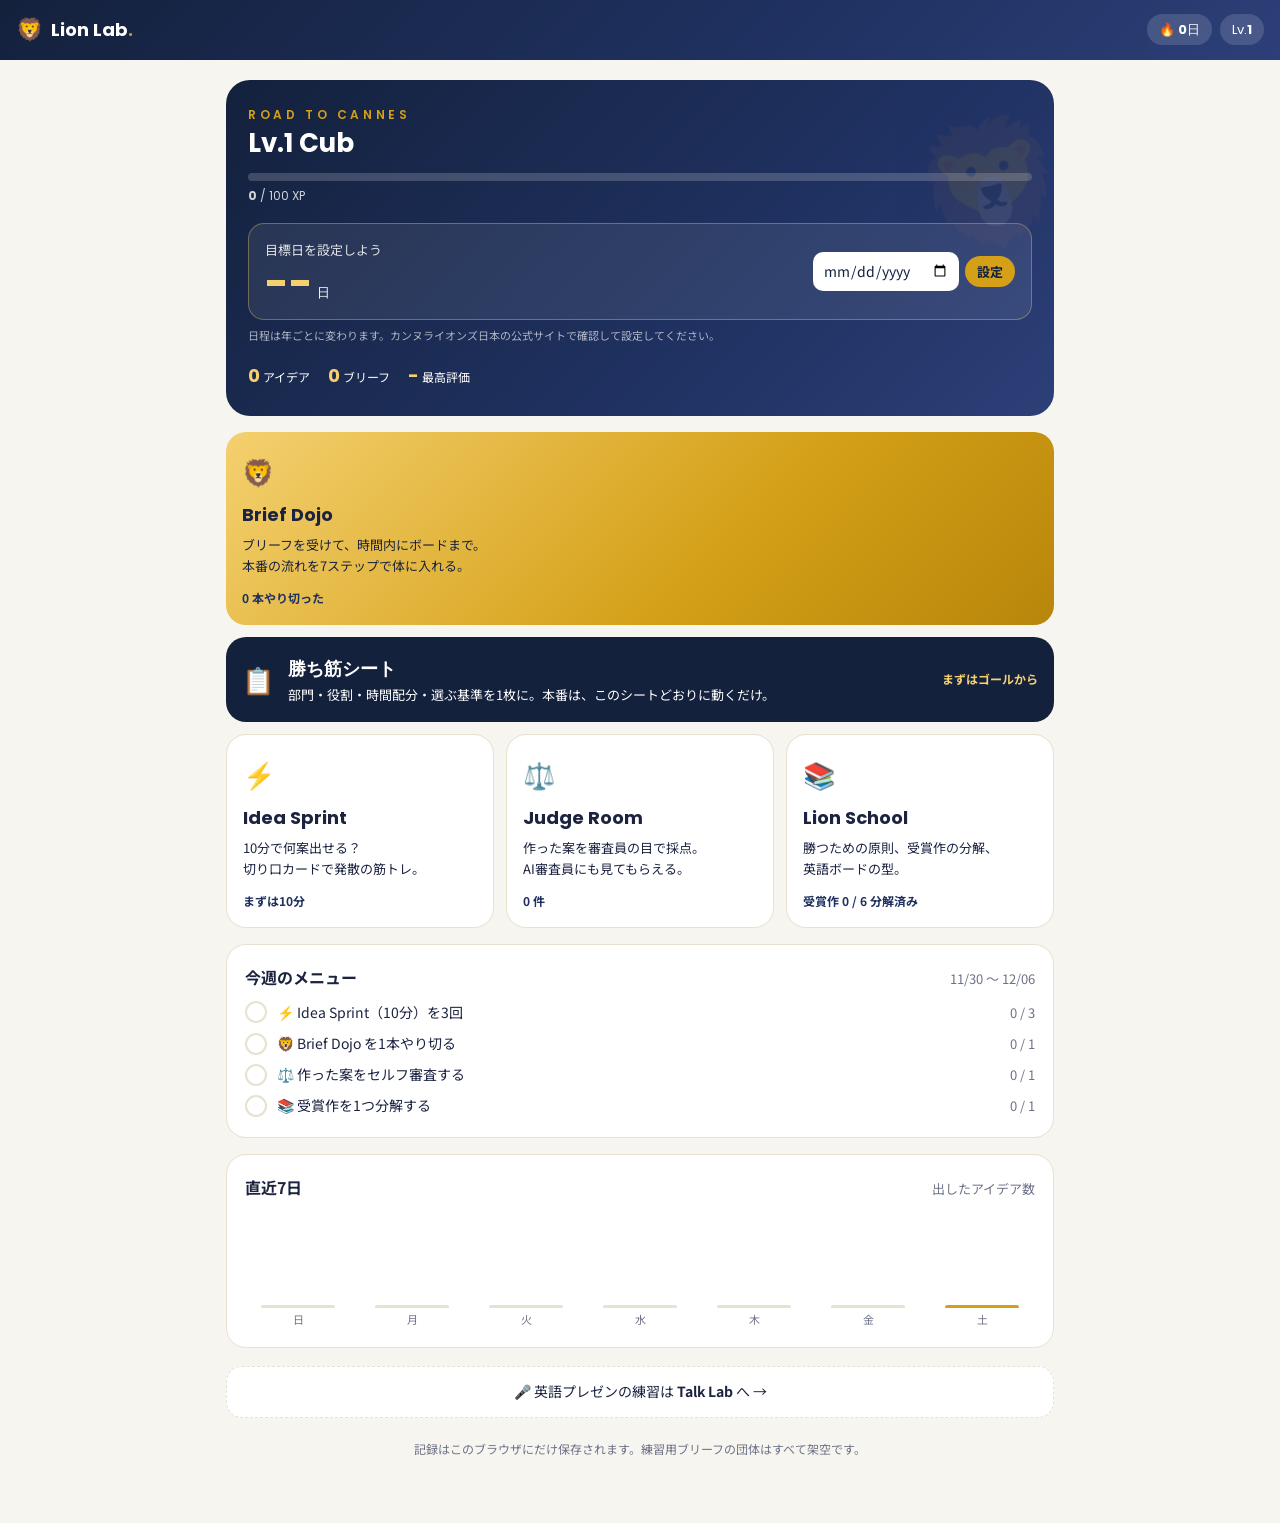
<file: lions/index.html>
<!DOCTYPE html>
<html lang="ja">
<head>
<meta charset="UTF-8">
<meta name="viewport" content="width=device-width, initial-scale=1.0">
<title>Lion Lab | Young Lions Training</title>
<meta name="description" content="ヤングライオンズ（ヤングカンヌ）国内予選と本戦に向けて、ブリーフ対応・アイデア発散・セルフ審査を練習するトレーニングアプリ。">
<meta name="robots" content="noindex">
<meta name="theme-color" content="#14213d">
<link rel="icon" href="icons/icon.svg" type="image/svg+xml">
<link rel="apple-touch-icon" href="../study/icons/icon-180.png">
<meta name="apple-mobile-web-app-title" content="Lion Lab">
<link rel="manifest" href="manifest.webmanifest">
<link rel="preconnect" href="https://fonts.googleapis.com">
<link rel="preconnect" href="https://fonts.gstatic.com" crossorigin>
<link href="https://fonts.googleapis.com/css2?family=Poppins:wght@400;500;600;700;800&family=Noto+Sans+JP:wght@400;500;700;900&display=swap" rel="stylesheet">
<link rel="stylesheet" href="style.css">
</head>
<body>

<header class="app-header">
  <button class="logo" type="button" data-go="home"><span class="logo-mark">🦁</span><span>Lion Lab<span class="dot">.</span></span></button>
  <div class="header-stats">
    <span class="chip" title="連続日数">🔥 <b id="streak">0</b>日</span>
    <span class="chip" title="ランク">Lv.<b id="level">1</b></span>
  </div>
</header>

<main>
  <!-- ============ HOME ============ -->
  <section class="view active" id="view-home">
    <div class="hero-card">
      <p class="eyebrow">ROAD TO CANNES</p>
      <h1 id="rankTitle">Lv.1 Cub</h1>
      <div class="xp-bar"><span id="xpFill"></span></div>
      <p class="xp-text"><b id="xpNow">0</b> / <span id="xpNext">100</span> XP</p>

      <div class="countdown-box">
        <div>
          <p class="cd-label" id="cdLabel">国内予選まで</p>
          <p class="cd-num"><b id="cdDays">--</b><small> 日</small></p>
        </div>
        <form class="cd-form" id="cdForm">
          <input type="date" id="cdDate" aria-label="目標日">
          <button class="mini" type="submit">設定</button>
        </form>
      </div>
      <p class="cd-note">日程は年ごとに変わります。カンヌライオンズ日本の公式サイトで確認して設定してください。</p>
      <div class="hero-stats">
        <span><b id="statIdeas">0</b>アイデア</span>
        <span><b id="statBriefs">0</b>ブリーフ</span>
        <span><b id="statBest">-</b>最高評価</span>
      </div>
    </div>

    <div class="mode-grid">
      <button class="mode-card big" type="button" data-go="brief-list">
        <span class="mode-icon">🦁</span>
        <h2>Brief Dojo</h2>
        <p>ブリーフを受けて、時間内にボードまで。<br>本番の流れを7ステップで体に入れる。</p>
        <span class="mode-meta" id="dojoMeta"></span>
      </button>
      <button class="mode-card plan-card" type="button" data-go="plan">
        <span class="mode-icon">📋</span>
        <div>
          <h2>勝ち筋シート</h2>
          <p>部門・役割・時間配分・選ぶ基準を1枚に。本番は、このシートどおりに動くだけ。</p>
        </div>
        <span class="mode-meta" id="planMeta"></span>
      </button>
      <button class="mode-card" type="button" data-go="spark">
        <span class="mode-icon">⚡</span>
        <h2>Idea Sprint</h2>
        <p>10分で何案出せる？<br>切り口カードで発散の筋トレ。</p>
        <span class="mode-meta" id="sparkMeta"></span>
      </button>
      <button class="mode-card" type="button" data-go="bank">
        <span class="mode-icon">⚖️</span>
        <h2>Judge Room</h2>
        <p>作った案を審査員の目で採点。<br>AI審査員にも見てもらえる。</p>
        <span class="mode-meta" id="bankMeta"></span>
      </button>
      <button class="mode-card" type="button" data-go="learn">
        <span class="mode-icon">📚</span>
        <h2>Lion School</h2>
        <p>勝つための原則、受賞作の分解、<br>英語ボードの型。</p>
        <span class="mode-meta" id="learnMeta"></span>
      </button>
    </div>

    <div class="panel">
      <div class="panel-head">
        <h3>今週のメニュー</h3>
        <span class="muted small" id="weekRange"></span>
      </div>
      <ul class="routine" id="routine"></ul>
    </div>

    <div class="panel week">
      <div class="panel-head"><h3>直近7日</h3><span class="muted small">出したアイデア数</span></div>
      <div class="week-bars" id="weekBars"></div>
    </div>

    <a class="cross-link" href="../talk/">🎤 英語プレゼンの練習は <b>Talk Lab</b> へ →</a>
    <p class="footnote">記録はこのブラウザにだけ保存されます。練習用ブリーフの団体はすべて架空です。</p>
  </section>

  <!-- ============ BRIEF LIST ============ -->
  <section class="view" id="view-brief-list">
    <button class="back" type="button" data-go="home">← ホーム</button>
    <h2 class="view-title">Brief Dojo</h2>
    <p class="lead">部門と時間を選んで、ブリーフを受け取ろう。本番と同じく、<b>社会課題に取り組む団体</b>からの依頼です。</p>

    <h3 class="sub-title">1. 部門</h3>
    <div class="chips" id="catChips"></div>
    <p class="cat-focus" id="catFocus"></p>

    <h3 class="sub-title">2. 時間</h3>
    <div class="chips" id="modeChips"></div>

    <button type="button" class="plan-remind" id="planRemind" data-go="plan" hidden></button>

    <h3 class="sub-title">3. ブリーフ</h3>
    <button class="btn primary wide" type="button" id="randomBrief">🎲 ランダムに受け取る（本番っぽく）</button>
    <div class="list" id="briefList"></div>
  </section>

  <!-- ============ DOJO ============ -->
  <section class="view" id="view-dojo">
    <div class="play-bar">
      <button class="back" type="button" id="dojoExit">← 中断して保存</button>
      <span class="timer" id="dojoTimer">--:--</span>
    </div>

    <details class="brief-card" id="briefCard" open>
      <summary><span id="briefOrg"></span><span class="muted small" id="briefCat"></span></summary>
      <dl>
        <dt>課題</dt><dd id="briefChallenge"></dd>
        <dt>ターゲット</dt><dd id="briefTarget"></dd>
        <dt>ゴール行動</dt><dd id="briefAction"></dd>
        <dt>条件</dt><dd id="briefMandatory"></dd>
      </dl>
    </details>

    <div class="steps" id="dojoSteps"></div>

    <div class="phase-card">
      <div class="phase-head">
        <h3 id="phaseName"></h3>
        <span class="phase-time" id="phaseTime"></span>
      </div>
      <div class="phase-bar"><span id="phaseFill"></span></div>
      <p class="phase-guide" id="phaseGuide"></p>
      <div class="pick-box" id="pickBox" hidden></div>
      <div class="lens-box" id="lensBox" hidden>
        <button class="btn small-btn" type="button" id="lensDraw">🃏 切り口カードを引く</button>
        <div class="lens-card" id="lensCard" hidden></div>
      </div>
      <textarea id="phaseText" rows="10"></textarea>
      <p class="muted small" id="phaseCount"></p>
      <div class="score-actions">
        <button class="btn" type="button" id="phasePrev">← 戻る</button>
        <button class="btn primary" type="button" id="phaseNext">次へ →</button>
      </div>
    </div>
  </section>

  <!-- ============ SPARK ============ -->
  <section class="view" id="view-spark">
    <button class="back" type="button" data-go="home">← ホーム</button>
    <h2 class="view-title">Idea Sprint</h2>
    <p class="lead">お題と切り口カードを受け取って、10分で1行1案。<b>質より数</b>。20案を超えたあたりから、他のチームと被らない案が出てきます。</p>

    <div class="spark-card">
      <div class="spark-top">
        <div class="ring" id="sparkRing"><span id="sparkClock">10:00</span></div>
        <div>
          <p class="spark-issue" id="sparkIssue"></p>
          <p class="small" id="sparkChallenge"></p>
        </div>
      </div>
      <div class="lens-card" id="sparkLens"></div>
      <div class="row-actions">
        <button class="btn small-btn" type="button" id="sparkShuffle">🎲 お題を変える</button>
        <button class="btn small-btn" type="button" id="sparkLensBtn">🃏 カードを変える</button>
      </div>
      <textarea id="sparkText" rows="10" placeholder="スタートを押してから、1行に1案ずつ書く"></textarea>
      <p class="spark-count"><b id="sparkNum">0</b> 案 <span class="muted small" id="sparkBest"></span></p>
      <div class="score-actions">
        <button class="btn primary" type="button" id="sparkStart">▶ スタート</button>
        <button class="btn" type="button" id="sparkStop" hidden>終了する</button>
      </div>
    </div>
  </section>

  <!-- ============ BANK ============ -->
  <section class="view" id="view-bank">
    <button class="back" type="button" data-go="home">← ホーム</button>
    <h2 class="view-title">Judge Room</h2>
    <p class="lead">Brief Dojo で作った案の一覧。開いて<b>審査員の目で採点</b>しよう。時間を置いてから見ると、自分の案に厳しくなれます。</p>
    <div class="list" id="bankList"></div>
    <p class="muted small" id="bankEmpty">まだ案がありません。Brief Dojo で1本やってみよう。</p>
  </section>

  <!-- ============ JUDGE ============ -->
  <section class="view" id="view-judge">
    <button class="back" type="button" data-go="bank">← 一覧</button>
    <div class="judge-head">
      <p class="eyebrow" id="judgeMeta"></p>
      <h2 class="view-title" id="judgeTitle"></h2>
      <p class="judge-oneline" id="judgeOneline"></p>
    </div>

    <details class="panel" id="judgeDetail">
      <summary>作業メモを見る</summary>
      <div id="judgeNotes"></div>
    </details>

    <div class="panel">
      <h3>セルフ審査</h3>
      <p class="muted small">各項目を1〜5で。迷ったら低いほうをつける。</p>
      <div class="criteria" id="criteria"></div>
      <div class="verdict" id="verdict"></div>
    </div>

    <div class="panel ai-panel">
      <div class="panel-head"><h3>🤖 AI審査員</h3><span class="muted small" id="aiKeyNote"></span></div>
      <p class="small">カンヌの審査員になりきったAIが、厳しめに講評します。<b>案をもっと尖らせる</b>ための壁打ち相手として使ってください。</p>
      <button class="btn ai-btn" type="button" id="aiJudge">講評をもらう</button>
      <div class="ai-feedback" id="aiBox" hidden></div>
      <details class="key-panel" id="keyPanel">
        <summary>🔑 Claude APIキーの設定</summary>
        <p class="small">AI審査員は、あなた自身のAnthropic APIキーで動きます（利用料はキーの持ち主に発生します）。キーは<b>このブラウザの中だけ</b>に保存され、Anthropic以外には送られません。Talk Labと共通です。共用のPCでは使わないでください。</p>
        <div class="key-row">
          <input type="password" id="apiKey" placeholder="sk-ant-..." autocomplete="off">
          <button class="btn primary" type="button" id="keySave">保存</button>
        </div>
        <p class="small muted" id="keyStatus"></p>
        <button class="link-btn" type="button" id="keyDelete" hidden>キーを削除する</button>
      </details>
    </div>

    <div class="score-actions">
      <button class="btn" type="button" id="judgeResume">続きを書く</button>
      <button class="link-btn danger" type="button" id="judgeDelete">この案を削除</button>
    </div>
  </section>

  <!-- ============ PLAN ============ -->
  <section class="view" id="view-plan">
    <div class="play-bar">
      <button class="back" type="button" data-go="home">← ホーム</button>
      <button class="btn small-btn" type="button" id="planViewBtn">📄 1枚で見る</button>
    </div>
    <h2 class="view-title">勝ち筋シート</h2>
    <p class="lead">日本代表になるための「自分たちの勝ち方」を1枚に。動画や記事で学んだことは下の<b>学びメモ</b>にためて、<b>複数の人が言っていること</b>だけをシートに反映していこう。</p>
    <div class="plan-progress"><div class="xp-bar light"><span id="planFill"></span></div><span class="small muted" id="planPct"></span></div>

    <div id="planForm"></div>

    <div class="panel">
      <div class="panel-head"><h3>✅ 案を選ぶ基準</h3><span class="muted small">Brief Dojo の「選び抜く」に表示されます</span></div>
      <ol class="crit-edit" id="critEdit"></ol>
      <form class="key-row" id="critAdd">
        <input type="text" id="critInput" placeholder="基準を追加（例：見た瞬間に笑える）" maxlength="60" autocomplete="off">
        <button class="btn" type="submit">追加</button>
      </form>
    </div>

    <div class="panel">
      <div class="panel-head"><h3>🎥 学びメモ</h3><span class="muted small" id="noteCount"></span></div>
      <p class="small">受賞者の動画・記事・セミナーで学んだことを1つずつ。同じことを言っている人が増えたら <b>＋1</b>。<b>2人以上</b>が言っていることは「原則」、1人だけなら「その人のスタイル」と考えよう。</p>
      <form class="note-form" id="noteForm">
        <input type="text" id="noteSource" placeholder="出典（例：YouTube／〇〇さん 2026 GOLD）" maxlength="80" autocomplete="off">
        <textarea id="noteText" rows="2" placeholder="学んだこと（例：最後の3時間は足すのをやめて削るだけにする）" maxlength="300"></textarea>
        <button class="btn primary" type="submit">メモを追加</button>
      </form>
      <ul class="notes" id="noteList"></ul>
    </div>
  </section>

  <!-- ============ PLAN SHEET（1枚表示） ============ -->
  <section class="view" id="view-plan-sheet">
    <div class="play-bar">
      <button class="back" type="button" data-go="plan">← 編集に戻る</button>
      <button class="btn small-btn" type="button" id="planPrint">🖨 印刷</button>
    </div>
    <div class="sheet" id="planSheet"></div>
  </section>

  <!-- ============ LEARN ============ -->
  <section class="view" id="view-learn">
    <button class="back" type="button" data-go="home">← ホーム</button>
    <h2 class="view-title">Lion School</h2>
    <div class="tabs" id="learnTabs">
      <button type="button" class="tab active" data-tab="principles">勝ちの原則</button>
      <button type="button" class="tab" data-tab="cases">受賞作を分解</button>
      <button type="button" class="tab" data-tab="phrases">英語ボード</button>
      <button type="button" class="tab" data-tab="cats">部門</button>
    </div>
    <div class="tab-body" id="tab-principles"></div>
    <div class="tab-body" id="tab-cases" hidden>
      <p class="lead">ヒントだけを見て、<b>自分ならどう解くか</b>を書いてから答え合わせ。構造（課題→インサイト→アイデア）で読むのがコツ。</p>
      <div class="list" id="caseList"></div>
    </div>
    <div class="tab-body" id="tab-phrases" hidden>
      <p class="lead">本戦のボードとプレゼンは英語。型を持っておくと、24時間の中で英語に時間を取られません。</p>
      <div id="phraseList"></div>
    </div>
    <div class="tab-body" id="tab-cats" hidden>
      <p class="lead">部門ごとに「何で勝負するか」が違います。提出物の仕様や制作時間は年ごとに変わるので、<b>必ずその年の公式要項を確認</b>してください。</p>
      <div id="catList"></div>
    </div>
  </section>

  <!-- ============ CASE ============ -->
  <section class="view" id="view-case">
    <button class="back" type="button" id="caseBack">← 一覧</button>
    <p class="eyebrow" id="caseBrand"></p>
    <h2 class="view-title" id="caseName"></h2>
    <div class="panel">
      <h3>ヒント</h3>
      <p id="caseHint"></p>
      <p class="muted small" id="caseChallengeQ"></p>
    </div>
    <div class="panel">
      <h3>あなたの分解</h3>
      <label class="field">インサイトは？<textarea id="caseMyInsight" rows="2"></textarea></label>
      <label class="field">アイデアを一行で言うと？<textarea id="caseMyIdea" rows="2"></textarea></label>
      <button class="btn primary wide" type="button" id="caseReveal">答え合わせ</button>
    </div>
    <div class="panel case-answer" id="caseAnswer" hidden>
      <dl>
        <dt>Challenge</dt><dd id="caseChallenge"></dd>
        <dt>Insight</dt><dd id="caseInsight"></dd>
        <dt>Idea</dt><dd id="caseIdea"></dd>
      </dl>
      <p class="case-lesson" id="caseLesson"></p>
    </div>
  </section>

  <!-- ============ SUMMARY ============ -->
  <section class="view" id="view-summary">
    <div class="summary-card">
      <p class="summary-mark">🦁</p>
      <p class="eyebrow">WELL DONE</p>
      <h2 id="summaryTitle">おつかれさま！</h2>
      <p class="summary-xp">+<span id="summaryXp">0</span> XP</p>
      <p id="summaryText"></p>
      <div class="score-actions">
        <button class="btn" type="button" id="summaryJudge">審査する</button>
        <button class="btn primary" type="button" data-go="home">ホームへ</button>
      </div>
    </div>
  </section>
</main>

<div class="ask" id="ask" hidden>
  <div class="ask-box" role="dialog" aria-modal="true" aria-labelledby="askTitle">
    <p class="ask-title" id="askTitle"></p>
    <p class="small muted" id="askBody"></p>
    <div class="score-actions">
      <button class="btn" type="button" id="askCancel"></button>
      <button class="btn primary" type="button" id="askOk"></button>
    </div>
  </div>
</div>

<div class="toast" id="toast"></div>

<script src="data.js"></script>
<script src="app.js"></script>
</body>
</html>
</file>
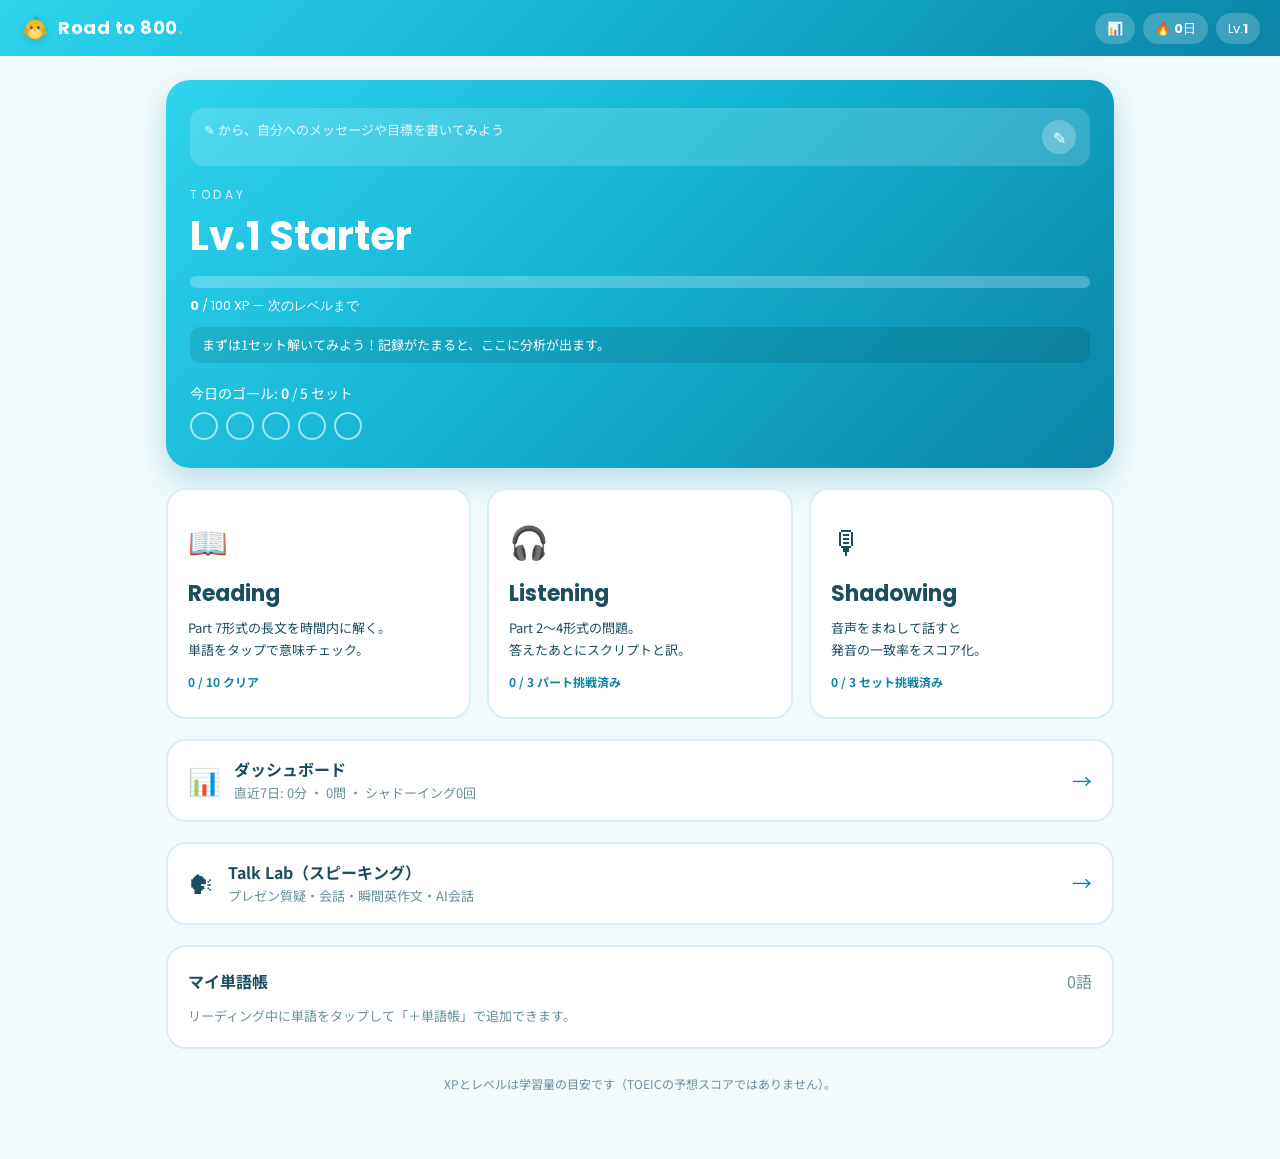
<file: study/index.html>
<!DOCTYPE html>
<html lang="ja">
<head>
<meta charset="UTF-8">
<meta name="viewport" content="width=device-width, initial-scale=1.0">
<title>Road to 800 | English Study</title>
<meta name="description" content="TOEIC 800点を目指す、リーディングとシャドーイングの学習アプリ。">
<meta name="robots" content="noindex">
<meta name="theme-color" content="#14b4d4">
<link rel="icon" href="icons/favicon.svg" type="image/svg+xml">
<link rel="icon" href="icons/icon-192.png" type="image/png" sizes="192x192">
<link rel="apple-touch-icon" href="icons/icon-180.png">
<meta name="apple-mobile-web-app-title" content="Road to 800">
<link rel="manifest" href="manifest.webmanifest">
<link rel="preconnect" href="https://fonts.googleapis.com">
<link rel="preconnect" href="https://fonts.gstatic.com" crossorigin>
<link href="https://fonts.googleapis.com/css2?family=Poppins:wght@400;500;600;700;800&family=Noto+Sans+JP:wght@400;500;700;900&display=swap" rel="stylesheet">
<link rel="stylesheet" href="style.css?v=202610080610">
</head>
<body>

<header class="app-header">
  <button class="logo" type="button" data-go="home"><img src="icons/mascot.svg" alt="" class="logo-bird"><span>Road to 800<span class="dot">.</span></span></button>
  <div class="header-stats">
    <button class="chip" type="button" data-go="dashboard" title="ダッシュボード">📊</button>
    <span class="chip" title="連続学習日数">🔥 <b id="streak">0</b>日</span>
    <span class="chip" title="レベル">Lv.<b id="level">1</b></span>
  </div>
</header>

<main>
  <!-- ============ HOME ============ -->
  <section class="view active" id="view-home">
    <div class="hero-card">
      <div class="my-goal">
        <div class="my-goal-body" id="goalView">
          <p class="goal-msg" id="goalMsg"></p>
          <p class="countdown" id="countdown"></p>
        </div>
        <button type="button" class="goal-edit" id="goalEdit" aria-label="目標メッセージを編集">✎</button>
      </div>
      <form class="goal-form" id="goalForm" hidden>
        <label>自分へのメッセージ
          <input type="text" id="goalText" maxlength="60" placeholder="例：12月の試験で800点を取る！">
        </label>
        <label>試験日（任意）
          <input type="date" id="goalExam">
        </label>
        <div class="goal-form-actions">
          <button type="button" class="btn" id="goalCancel">キャンセル</button>
          <button type="submit" class="btn primary">保存</button>
        </div>
      </form>

      <p class="eyebrow">TODAY</p>
      <h1 id="rankTitle">Starter</h1>
      <div class="xp-bar"><span id="xpFill"></span></div>
      <p class="xp-text"><b id="xpNow">0</b> / <span id="xpNext">100</span> XP — 次のレベルまで</p>
      <p class="cheer" id="cheer"></p>

      <div class="goal">
        <p>今日のゴール: <b id="goalCount">0</b> / 5 セット</p>
        <div class="goal-dots" id="goalDots"></div>
      </div>
    </div>

    <div class="mode-grid">
      <button class="mode-card reading" type="button" data-go="reading-list">
        <span class="mode-icon">📖</span>
        <h2>Reading</h2>
        <p>Part 7形式の長文を時間内に解く。<br>単語をタップで意味チェック。</p>
        <span class="mode-meta" id="readingMeta"></span>
      </button>
      <button class="mode-card listening" type="button" data-go="listening-list">
        <span class="mode-icon">🎧</span>
        <h2>Listening</h2>
        <p>Part 2〜4形式の問題。<br>答えたあとにスクリプトと訳。</p>
        <span class="mode-meta" id="listeningMeta"></span>
      </button>
      <button class="mode-card shadow" type="button" data-go="shadow-list">
        <span class="mode-icon">🎙</span>
        <h2>Shadowing</h2>
        <p>音声をまねして話すと<br>発音の一致率をスコア化。</p>
        <span class="mode-meta" id="shadowMeta"></span>
      </button>
    </div>

    <button class="dash-link" type="button" data-go="dashboard">
      <span class="mode-icon">📊</span>
      <span class="dash-link-body">
        <b>ダッシュボード</b>
        <span class="muted small">直近7日: <span id="weekMini"></span></span>
      </span>
      <span class="dash-arrow">→</span>
    </button>

    <a class="dash-link talk-link" href="../talk/">
      <span class="mode-icon">🗣</span>
      <span class="dash-link-body">
        <b>Talk Lab（スピーキング）</b>
        <span class="muted small">プレゼン質疑・会話・瞬間英作文・AI会話</span>
      </span>
      <span class="dash-arrow">→</span>
    </a>

    <div class="panel">
      <div class="panel-head">
        <h3>マイ単語帳</h3>
        <span class="muted" id="wordCount">0語</span>
      </div>
      <p class="muted small" id="wordEmpty">リーディング中に単語をタップして「＋単語帳」で追加できます。</p>
      <ul class="word-list" id="wordList"></ul>
    </div>

    <p class="footnote">XPとレベルは学習量の目安です（TOEICの予想スコアではありません）。</p>
  </section>

  <!-- ============ READING LIST ============ -->
  <section class="view" id="view-reading-list">
    <button class="back" type="button" data-go="home">← ホーム</button>
    <h2 class="view-title">Reading <span class="muted">/ Part 7</span></h2>
    <p class="lead">目標タイム内に全問正解でボーナスXP。わからない単語はタップ！</p>
    <div class="list" id="passageList"></div>
  </section>

  <!-- ============ READING PLAY ============ -->
  <section class="view" id="view-reading">
    <div class="play-bar">
      <button class="back" type="button" data-go="reading-list">← 一覧</button>
      <div class="timer" id="timer"><span id="timerText">0:00</span> / <span id="timerTarget">2:00</span></div>
    </div>
    <div class="reading-layout">
      <article class="passage">
        <p class="passage-type" id="passageType"></p>
        <div class="passage-text" id="passageText"></div>
        <button type="button" class="btn ja-toggle" id="jaToggle" hidden>全文訳を見る</button>
        <div class="passage-ja" id="passageJa" hidden></div>
      </article>
      <div class="questions">
        <div id="questionList"></div>
        <button class="btn primary wide" type="button" id="submitReading">答え合わせ</button>
        <div class="result-box" id="readingResult" hidden></div>
      </div>
    </div>
  </section>

  <!-- ============ LISTENING LIST ============ -->
  <section class="view" id="view-listening-list">
    <button class="back" type="button" data-go="home">← ホーム</button>
    <h2 class="view-title">Listening <span class="muted">/ Part 2〜4</span></h2>
    <p class="lead">本番と同じく、Part 2は選択肢が印刷されていません。答えたあとにスクリプト・訳・解説が出ます。</p>
    <div class="list" id="listeningList"></div>
    <p class="footnote">※ 音声はブラウザの読み上げ機能を使っています。本番のナレーターより少し機械的なので、本番形式の音声は公式問題集でも練習しよう。</p>
  </section>

  <!-- ============ LISTENING PLAY ============ -->
  <section class="view" id="view-listening">
    <div class="play-bar">
      <button class="back" type="button" data-go="listening-list">← 一覧</button>
      <span class="progress-label" id="lProgress"></span>
    </div>
    <div class="steps" id="lSteps"></div>
    <div class="l-card">
      <div id="lPrompt"></div>
      <div class="l-controls">
        <button class="btn primary" type="button" id="lPlay">▶ 音声を再生</button>
        <label class="toggle"><input type="checkbox" id="lSlow"><span>ゆっくり（0.85x）</span></label>
      </div>
    </div>
    <div id="lQuestions"></div>
    <button class="btn primary wide" type="button" id="lSubmit">答え合わせ</button>
    <div class="result-box" id="lResult" hidden></div>
    <div class="panel l-transcript" id="lTranscript" hidden>
      <div class="panel-head"><h3>スクリプトと訳</h3></div>
      <div id="lScript"></div>
    </div>
  </section>

  <!-- ============ SHADOW LIST ============ -->
  <section class="view" id="view-shadow-list">
    <button class="back" type="button" data-go="home">← ホーム</button>
    <h2 class="view-title">Shadowing</h2>
    <p class="lead">🔊で聞く → 🎙で話す。英文を隠して話すと<b>XP 1.5倍</b>のチャレンジモード！</p>
    <div class="list" id="setList"></div>
    <p class="footnote" id="micNote" hidden>
      ※ このブラウザは音声認識に対応していません。話したあとに自己採点するモードで動きます（ChromeやSafariでは自動採点できます）。
    </p>
  </section>

  <!-- ============ SHADOW PLAY ============ -->
  <section class="view" id="view-shadow">
    <div class="play-bar">
      <button class="back" type="button" data-go="shadow-list">← 一覧</button>
      <span class="progress-label" id="shadowProgress">1 / 8</span>
    </div>
    <div class="steps" id="shadowSteps"></div>

    <div class="shadow-card">
      <div class="sentence" id="sentence"></div>
      <p class="translation" id="translation"></p>

      <div class="controls">
        <button class="btn round" type="button" id="playBtn" aria-label="音声を再生">🔊</button>
        <div class="speed" role="group" aria-label="再生速度">
          <button type="button" data-rate="0.75">0.75x</button>
          <button type="button" data-rate="0.9" class="on">0.9x</button>
          <button type="button" data-rate="1.1">1.1x</button>
        </div>
        <label class="toggle">
          <input type="checkbox" id="blindToggle">
          <span>英文を隠す（XP×1.5）</span>
        </label>
      </div>

      <button class="btn mic" type="button" id="micBtn">🎙 話してみる</button>
      <p class="live" id="liveText"></p>

      <div class="self-rate" id="selfRate" hidden>
        <p>うまく言えた？</p>
        <div>
          <button class="btn" type="button" data-self="40">😵 まだまだ</button>
          <button class="btn" type="button" data-self="70">🙂 だいたい</button>
          <button class="btn" type="button" data-self="95">😎 完璧！</button>
        </div>
      </div>

      <div class="score-box" id="scoreBox" hidden>
        <div class="score-num"><span id="scoreNum">0</span>%</div>
        <div class="stars" id="stars"></div>
        <p class="diff" id="diff"></p>
        <div class="score-actions">
          <button class="btn" type="button" id="retryBtn">もう一回</button>
          <button class="btn primary" type="button" id="nextBtn">次へ →</button>
        </div>
      </div>
    </div>
  </section>

  <!-- ============ DASHBOARD ============ -->
  <section class="view" id="view-dashboard">
    <button class="back" type="button" data-go="home">← ホーム</button>
    <h2 class="view-title">Dashboard</h2>
    <p class="lead" id="weekLine"></p>

    <div class="stat-grid">
      <div class="stat"><span>今の連続日数</span><b><span id="statStreak">0</span><small>日</small></b><em>最長 <span id="statBest">0</span>日</em></div>
      <div class="stat"><span>学習した日</span><b><span id="statDays">0</span><small>日</small></b></div>
      <div class="stat"><span>合計学習時間</span><b id="statTime">0分</b></div>
      <div class="stat"><span>解いた問題</span><b><span id="statQ">0</span><small>問</small></b><em id="statQSub"></em></div>
      <div class="stat"><span>シャドーイング</span><b><span id="statSS">0</span><small>回</small></b></div>
    </div>

    <div class="panel analysis">
      <div class="panel-head"><h3>分析</h3><span class="muted small">学習記録から自動で作成</span></div>
      <ul class="insights" id="insights"></ul>
      <div class="ana-grid">
        <div class="ana-box">
          <h4>曜日別の平均学習時間<span class="muted">（直近8週）</span></h4>
          <div class="meters" id="weekdayBars"></div>
        </div>
        <div class="ana-box">
          <h4>問題形式別の正答率</h4>
          <div class="meters" id="typeBars"></div>
        </div>
        <div class="ana-box">
          <h4>シャドーイング：パート別の平均一致率</h4>
          <div class="meters" id="partBars"></div>
        </div>
        <div class="ana-box">
          <h4>言えなかった回数が多い単語</h4>
          <ol class="missed" id="missedList"></ol>
        </div>
      </div>
    </div>

    <div class="dash-grid">
    <div class="panel">
      <div class="panel-head cal-head">
        <div class="cal-nav">
          <button type="button" id="calPrev" aria-label="前の月">‹</button>
          <h3 id="calTitle"></h3>
          <button type="button" id="calNext" aria-label="次の月">›</button>
        </div>
        <div class="metric" role="group" aria-label="カレンダーの表示">
          <button type="button" data-metric="time" class="on">時間</button>
          <button type="button" data-metric="count">問題数</button>
        </div>
      </div>
      <div class="cal-week"><span>日</span><span>月</span><span>火</span><span>水</span><span>木</span><span>金</span><span>土</span></div>
      <div class="cal-grid" id="calGrid"></div>
      <div class="cal-foot">
        <span class="muted small" id="calCount"></span>
        <span class="legend">少<i class="lv0"></i><i class="lv1"></i><i class="lv2"></i><i class="lv3"></i><i class="lv4"></i>多</span>
      </div>
      <div class="day-detail" id="dayDetail"></div>
    </div>

    <div class="panel">
      <div class="panel-head">
        <h3>直近14日の学習時間</h3>
        <span class="muted small">分</span>
      </div>
      <div class="bar-chart" id="barChart"></div>
    </div>
    </div>

    <div class="panel backup" id="backup">
      <div class="panel-head"><h3>💾 データのバックアップ・引っ越し</h3></div>
      <p class="small">記録はこのブラウザの中だけに保存されます。iPhoneでは<b>Safariとホーム画面のアプリで保存場所が別</b>なので、移したいときはここを使ってください。</p>
      <ol class="backup-steps small">
        <li>記録がある方（例：Safari）で「バックアップをコピー」を押す</li>
        <li>移したい方（例：ホーム画面のアプリ）を開き、下の欄に貼り付けて「読み込む」を押す</li>
      </ol>
      <div class="backup-actions">
        <button type="button" class="btn primary" id="backupCopy">📋 バックアップをコピー</button>
      </div>
      <textarea id="backupText" rows="3" placeholder="ここにバックアップのコードを貼り付け"></textarea>
      <div class="backup-actions">
        <span class="muted small">今ある記録は消えずに、両方の記録が合わさります。</span>
        <button type="button" class="btn" id="backupLoad">読み込む</button>
      </div>
    </div>

    <p class="footnote">学習時間は、リーディング・リスニング・シャドーイングの画面で操作している間だけ数えています（90秒操作がないと止まります）。</p>
  </section>

  <!-- ============ SUMMARY ============ -->
  <section class="view" id="view-summary">
    <div class="summary-card">
      <img src="icons/mascot.svg" alt="" class="summary-bird">
      <p class="eyebrow">NICE WORK</p>
      <h2 id="summaryTitle">セット完了！</h2>
      <p class="summary-xp">+<span id="summaryXp">0</span> XP</p>
      <p id="summaryText"></p>
      <div class="score-actions">
        <button class="btn" type="button" id="summaryAgain">もう一度</button>
        <button class="btn primary" type="button" data-go="home">ホームへ</button>
      </div>
    </div>
  </section>
</main>

<!-- word popover -->
<div class="popover" id="popover" hidden>
  <p class="pop-word" id="popWord"></p>
  <p class="pop-ja" id="popJa"></p>
  <div class="pop-actions">
    <button type="button" id="popSpeak">🔊</button>
    <button type="button" id="popSave">＋単語帳</button>
  </div>
</div>

<div class="update-bar" id="updateBar" hidden>
  <span>🐤 新しいバージョンがあります</span>
  <button type="button" id="updateBtn">更新する</button>
</div>

<div class="toast" id="toast"></div>

<script src="data.js?v=202610080610"></script>
<script src="app.js?v=202610080610"></script>
</body>
</html>
</file>
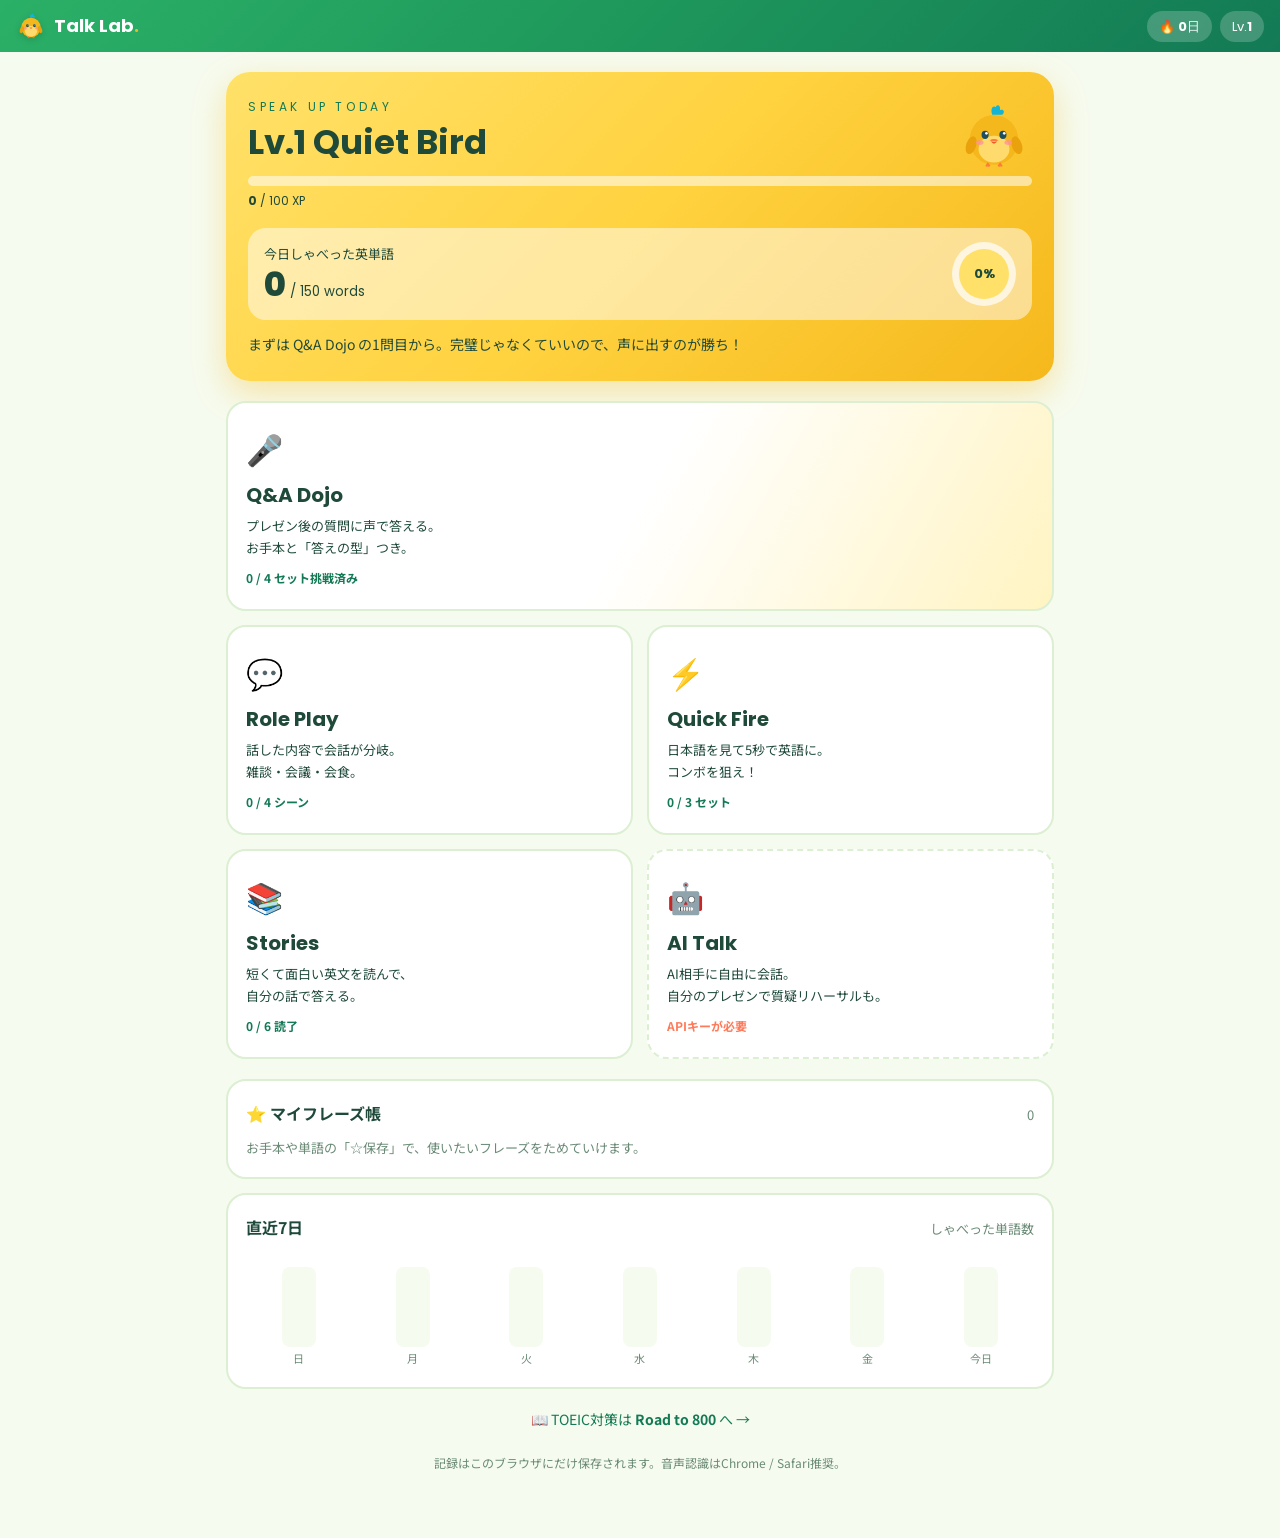
<file: talk/index.html>
<!DOCTYPE html>
<html lang="ja">
<head>
<meta charset="UTF-8">
<meta name="viewport" content="width=device-width, initial-scale=1.0">
<title>Talk Lab | English Speaking</title>
<meta name="description" content="プレゼンの質疑応答や英語の雑談を、声に出して練習するスピーキングアプリ。">
<meta name="robots" content="noindex">
<meta name="theme-color" content="#1f9a5c">
<link rel="icon" href="../study/icons/favicon.svg" type="image/svg+xml">
<link rel="icon" href="../study/icons/icon-192.png" type="image/png" sizes="192x192">
<link rel="apple-touch-icon" href="../study/icons/icon-180.png">
<meta name="apple-mobile-web-app-title" content="Talk Lab">
<link rel="manifest" href="manifest.webmanifest">
<link rel="preconnect" href="https://fonts.googleapis.com">
<link rel="preconnect" href="https://fonts.gstatic.com" crossorigin>
<link href="https://fonts.googleapis.com/css2?family=Poppins:wght@400;500;600;700;800&family=Noto+Sans+JP:wght@400;500;700;900&display=swap" rel="stylesheet">
<link rel="stylesheet" href="style.css">
</head>
<body>

<header class="app-header">
  <button class="logo" type="button" data-go="home"><img src="../study/icons/mascot.svg" alt="" class="logo-bird"><span>Talk Lab<span class="dot">.</span></span></button>
  <div class="header-stats">
    <span class="chip" title="連続日数">🔥 <b id="streak">0</b>日</span>
    <span class="chip" title="レベル">Lv.<b id="level">1</b></span>
  </div>
</header>

<main>
  <!-- ============ HOME ============ -->
  <section class="view active" id="view-home">
    <div class="hero-card">
      <div class="hero-top">
        <div>
          <p class="eyebrow">SPEAK UP TODAY</p>
          <h1 id="rankTitle">Lv.1 Quiet Bird</h1>
        </div>
        <img src="../study/icons/mascot.svg" alt="" class="hero-bird" id="heroBird">
      </div>
      <div class="xp-bar"><span id="xpFill"></span></div>
      <p class="xp-text"><b id="xpNow">0</b> / <span id="xpNext">100</span> XP</p>

      <div class="word-meter">
        <div>
          <p class="wm-label">今日しゃべった英単語</p>
          <p class="wm-num"><b id="todayWords">0</b><small> / <span id="wordGoal">150</span> words</small></p>
        </div>
        <div class="wm-ring" id="wmRing"><span id="wmPct">0%</span></div>
      </div>
      <p class="cheer" id="cheer"></p>
    </div>

    <div class="mode-grid">
      <button class="mode-card big" type="button" data-go="qa-list">
        <span class="mode-icon">🎤</span>
        <h2>Q&amp;A Dojo</h2>
        <p>プレゼン後の質問に声で答える。<br>お手本と「答えの型」つき。</p>
        <span class="mode-meta" id="qaMeta"></span>
      </button>
      <button class="mode-card" type="button" data-go="rp-list">
        <span class="mode-icon">💬</span>
        <h2>Role Play</h2>
        <p>話した内容で会話が分岐。<br>雑談・会議・会食。</p>
        <span class="mode-meta" id="rpMeta"></span>
      </button>
      <button class="mode-card" type="button" data-go="quick-list">
        <span class="mode-icon">⚡</span>
        <h2>Quick Fire</h2>
        <p>日本語を見て5秒で英語に。<br>コンボを狙え！</p>
        <span class="mode-meta" id="quickMeta"></span>
      </button>
      <button class="mode-card" type="button" data-go="story-list">
        <span class="mode-icon">📚</span>
        <h2>Stories</h2>
        <p>短くて面白い英文を読んで、<br>自分の話で答える。</p>
        <span class="mode-meta" id="storyMeta"></span>
      </button>
      <button class="mode-card ai" type="button" data-go="ai-setup">
        <span class="mode-icon">🤖</span>
        <h2>AI Talk</h2>
        <p>AI相手に自由に会話。<br>自分のプレゼンで質疑リハーサルも。</p>
        <span class="mode-meta" id="aiMeta">APIキーが必要</span>
      </button>
    </div>

    <div class="panel">
      <div class="panel-head">
        <h3>⭐ マイフレーズ帳</h3>
        <span class="muted small" id="phraseCount">0</span>
      </div>
      <p class="muted small" id="phraseEmpty">お手本や単語の「☆保存」で、使いたいフレーズをためていけます。</p>
      <ul class="phrase-list" id="phraseList"></ul>
    </div>

    <div class="panel week">
      <div class="panel-head"><h3>直近7日</h3><span class="muted small">しゃべった単語数</span></div>
      <div class="week-bars" id="weekBars"></div>
    </div>

    <a class="cross-link" href="../study/">📖 TOEIC対策は <b>Road to 800</b> へ →</a>
    <p class="footnote">記録はこのブラウザにだけ保存されます。音声認識はChrome / Safari推奨。</p>
  </section>

  <!-- ============ Q&A LIST ============ -->
  <section class="view" id="view-qa-list">
    <button class="back" type="button" data-go="home">← ホーム</button>
    <h2 class="view-title">Q&amp;A Dojo</h2>
    <p class="lead">設定：あなたはクライアントに<b>新商品のSNSキャンペーン企画</b>をプレゼンし終えたところ。質問が飛んできます。</p>
    <div class="list" id="qaList"></div>
    <div class="panel tips">
      <h3>答えの型（迷ったらこれ）</h3>
      <ol>
        <li><b>受け止める</b> — That's a good question. / I see what you mean.</li>
        <li><b>結論</b> — Our main goal is … / There are two reasons.</li>
        <li><b>理由・例</b> — because … / For example, …</li>
        <li><b>締める</b> — That's why … / Does that answer your question?</li>
      </ol>
    </div>
  </section>

  <!-- ============ Q&A PLAY ============ -->
  <section class="view" id="view-qa">
    <div class="play-bar">
      <button class="back" type="button" data-go="qa-list">← 一覧</button>
      <span class="progress-label" id="qaProgress"></span>
    </div>
    <div class="steps" id="qaSteps"></div>

    <div class="q-card">
      <div class="asker">
        <span class="avatar">🧑‍💼</span>
        <div class="bubble them" id="qaBubble">
          <p class="q-text" id="qaText"></p>
          <p class="q-hidden" id="qaHiddenNote">🎧 まずは耳だけで聞き取ってみよう</p>
        </div>
      </div>
      <div class="row-actions">
        <button class="btn" type="button" id="qaPlay">🔊 もう一度</button>
        <button class="btn" type="button" id="qaReveal">👀 質問文を見る</button>
        <label class="toggle"><input type="checkbox" id="qaSlow"><span>ゆっくり</span></label>
      </div>
      <p class="q-ja" id="qaJa" hidden></p>
      <p class="q-tip" id="qaTip"></p>
    </div>

    <div class="answer-card" id="qaAnswerCard">
      <div class="rec" id="qaRec"></div>
    </div>

    <div class="result-card" id="qaResult" hidden>
      <div class="stat-row" id="qaStats"></div>
      <div class="phrase-check" id="qaPhrases"></div>
      <div class="ai-feedback" id="qaAiBox" hidden></div>
      <div class="model">
        <div class="model-head">
          <h4>お手本の答え</h4>
          <div>
            <button class="mini" type="button" id="qaModelPlay">🔊</button>
            <button class="mini" type="button" id="qaModelSave">☆保存</button>
          </div>
        </div>
        <p class="model-en" id="qaModelEn"></p>
        <p class="model-ja" id="qaModelJa"></p>
      </div>
      <div class="self-rate">
        <p>自分の答え、どうだった？</p>
        <div>
          <button class="btn" type="button" data-qa-rate="1">😵 言えなかった</button>
          <button class="btn" type="button" data-qa-rate="2">🙂 なんとか</button>
          <button class="btn" type="button" data-qa-rate="3">😎 いい感じ</button>
        </div>
      </div>
      <div class="score-actions">
        <button class="btn" type="button" id="qaRetry">もう一回答える</button>
        <button class="btn ai-btn" type="button" id="qaAskAi" hidden>🤖 AIに添削してもらう</button>
      </div>
    </div>
  </section>

  <!-- ============ ROLE PLAY LIST ============ -->
  <section class="view" id="view-rp-list">
    <button class="back" type="button" data-go="home">← ホーム</button>
    <h2 class="view-title">Role Play</h2>
    <p class="lead">相手のセリフに、候補の中から<b>自分の声で</b>返事しよう。言った内容で会話が分岐します。慣れたら候補を隠してチャレンジ！</p>
    <div class="list" id="rpList"></div>
  </section>

  <!-- ============ ROLE PLAY CHAT ============ -->
  <section class="view" id="view-rp">
    <div class="play-bar">
      <button class="back" type="button" data-go="rp-list">← 一覧</button>
      <label class="toggle"><input type="checkbox" id="rpHide"><span>候補を日本語だけにする（XP×2）</span></label>
    </div>
    <div class="chat" id="rpChat"></div>
    <div class="reply-box" id="rpReplyBox">
      <p class="small muted" id="rpHint">どれかを声に出して言ってみよう（タップでも選べます）</p>
      <div class="replies" id="rpReplies"></div>
      <div class="rec" id="rpRec"></div>
    </div>
  </section>

  <!-- ============ QUICK LIST ============ -->
  <section class="view" id="view-quick-list">
    <button class="back" type="button" data-go="home">← ホーム</button>
    <h2 class="view-title">Quick Fire</h2>
    <p class="lead">日本語を見て、すぐ英語で言う「瞬間英作文」。考えすぎず、口から出す練習です。</p>
    <div class="list" id="quickList"></div>
  </section>

  <!-- ============ QUICK PLAY ============ -->
  <section class="view" id="view-quick">
    <div class="play-bar">
      <button class="back" type="button" data-go="quick-list">← 一覧</button>
      <span class="combo" id="combo"></span>
    </div>
    <div class="steps" id="quickSteps"></div>
    <div class="quick-card">
      <div class="countdown" id="qCount"><svg viewBox="0 0 44 44"><circle cx="22" cy="22" r="20"></circle><circle class="cd-fg" id="qCountFg" cx="22" cy="22" r="20"></circle></svg><span id="qCountNum">5</span></div>
      <p class="quick-ja" id="quickJa"></p>
      <p class="quick-en" id="quickEn" hidden></p>
      <p class="live" id="quickLive"></p>
      <div class="quick-actions" id="quickActions"></div>
    </div>
  </section>

  <!-- ============ STORY LIST ============ -->
  <section class="view" id="view-story-list">
    <button class="back" type="button" data-go="home">← ホーム</button>
    <h2 class="view-title">Stories</h2>
    <p class="lead">2分で読める面白い英文。わからない単語はタップ。読んだら「自分の話」で答えてみよう。</p>
    <div class="list story-grid" id="storyList"></div>
  </section>

  <!-- ============ STORY READ ============ -->
  <section class="view" id="view-story">
    <div class="play-bar">
      <button class="back" type="button" data-go="story-list">← 一覧</button>
      <button class="btn small-btn" type="button" id="storyListen">🔊 読み上げ</button>
    </div>
    <article class="story">
      <p class="story-meta" id="storyMeta2"></p>
      <h2 id="storyTitle"></h2>
      <div class="story-text" id="storyText"></div>
    </article>
    <div class="panel story-qs">
      <h3>Check ✔</h3>
      <div id="storyQs"></div>
    </div>
    <div class="panel story-talk" id="storyTalk" hidden>
      <h3>🗣 Talk about it</h3>
      <p class="talk-q" id="talkQ"></p>
      <p class="muted small" id="talkJa"></p>
      <div class="rec" id="storyRec"></div>
      <div id="storyTalkResult" hidden>
        <div class="stat-row" id="storyStats"></div>
        <div class="ai-feedback" id="storyAiBox" hidden></div>
        <div class="model">
          <div class="model-head">
            <h4>回答例</h4>
            <div>
              <button class="mini" type="button" id="storySamplePlay">🔊</button>
              <button class="mini" type="button" id="storySampleSave">☆保存</button>
            </div>
          </div>
          <p class="model-en" id="storySample"></p>
        </div>
        <div class="score-actions">
          <button class="btn ai-btn" type="button" id="storyAskAi" hidden>🤖 AIに添削してもらう</button>
          <button class="btn primary" type="button" id="storyDone">完了 →</button>
        </div>
      </div>
    </div>
  </section>

  <!-- ============ AI SETUP ============ -->
  <section class="view" id="view-ai-setup">
    <button class="back" type="button" data-go="home">← ホーム</button>
    <h2 class="view-title">AI Talk</h2>
    <p class="lead">AIが相手役になって、あなたの答えに合わせて会話を続けます。ひとこと添削つき。</p>

    <div class="panel key-panel" id="keyPanel">
      <h3>🔑 Claude APIキー</h3>
      <p class="small">AI Talkと「AIに添削」は、あなた自身のAnthropic APIキーで動きます（利用料はキーの持ち主に発生します）。キーは<b>このブラウザの中だけ</b>に保存され、Anthropic以外には送られません。共用のPCでは使わないでください。</p>
      <div class="key-row">
        <input type="password" id="apiKey" placeholder="sk-ant-..." autocomplete="off">
        <button class="btn primary" type="button" id="keySave">保存</button>
      </div>
      <p class="small muted" id="keyStatus"></p>
      <button class="link-btn" type="button" id="keyDelete" hidden>キーを削除する</button>
    </div>

    <div class="ai-modes" id="aiModes">
      <div class="panel ai-mode">
        <h3>🎤 プレゼン質疑リハーサル</h3>
        <p class="small">本番のプレゼン内容を貼ると、AIが聴衆役になって質問してきます。日本語のメモでもOK。</p>
        <textarea id="aiPres" rows="5" maxlength="4000" placeholder="例：来期のSNS施策の提案。ターゲットは20代女性、Instagramのリール中心、予算は300万円、KPIは保存数…"></textarea>
        <label class="toggle"><input type="checkbox" id="aiTough"><span>手強い質問多め</span></label>
        <button class="btn primary wide" type="button" id="aiStartPres">質疑を始める</button>
      </div>
      <div class="panel ai-mode">
        <h3>☕ フリートーク</h3>
        <p class="small">話題を選ぶと、AIが話しかけてきます。</p>
        <div class="topic-chips" id="aiTopics"></div>
      </div>
    </div>
  </section>

  <!-- ============ AI CHAT ============ -->
  <section class="view" id="view-ai">
    <div class="play-bar">
      <button class="back" type="button" data-go="ai-setup">← 終了</button>
      <span class="progress-label" id="aiLabel"></span>
    </div>
    <div class="chat" id="aiChat"></div>
    <div class="reply-box">
      <div class="rec" id="aiRec"></div>
      <form class="type-row" id="aiTypeForm">
        <input type="text" id="aiTyped" placeholder="キーボードで入力もできます" autocomplete="off">
        <button class="btn" type="submit">送信</button>
      </form>
      <button class="link-btn" type="button" id="aiFinish">会話を終えてふりかえる</button>
    </div>
  </section>

  <!-- ============ SUMMARY ============ -->
  <section class="view" id="view-summary">
    <div class="summary-card">
      <img src="../study/icons/mascot.svg" alt="" class="summary-bird">
      <p class="eyebrow">NICE TALK</p>
      <h2 id="summaryTitle">おつかれさま！</h2>
      <p class="summary-xp">+<span id="summaryXp">0</span> XP</p>
      <p id="summaryText"></p>
      <div class="summary-extra" id="summaryExtra"></div>
      <div class="score-actions">
        <button class="btn" type="button" id="summaryAgain">もう一度</button>
        <button class="btn primary" type="button" data-go="home">ホームへ</button>
      </div>
    </div>
  </section>
</main>

<div class="popover" id="popover" hidden>
  <p class="pop-word" id="popWord"></p>
  <p class="pop-ja" id="popJa"></p>
  <div class="pop-actions">
    <button type="button" id="popSpeak">🔊</button>
    <button type="button" id="popSave">☆保存</button>
  </div>
</div>

<div class="toast" id="toast"></div>

<script src="data.js"></script>
<script src="app.js"></script>
</body>
</html>
</file>
<file: lions/style.css>
/* ============ base（カンヌのゴールド×ネイビー） ============ */
:root {
  --navy: #14213d;
  --navy-2: #1f3160;
  --gold: #d4a017;
  --gold-light: #f4d06f;
  --ink: #1b2340;
  --white: #ffffff;
  --bg: #f7f5ef;
  --card: #ffffff;
  --line: #e7e1cf;
  --soft: #6d7288;
  --ok: #2a9d6f;
  --ng: #d6453d;
  --grad: linear-gradient(135deg, #14213d 0%, #1f3160 60%, #2c3f78 100%);
  --grad-gold: linear-gradient(135deg, #f4d06f 0%, #d4a017 60%, #b8860b 100%);
  --font-en: "Poppins", sans-serif;
  --font-ja: "Noto Sans JP", sans-serif;
}

* { margin: 0; padding: 0; box-sizing: border-box; }
body {
  font-family: var(--font-ja);
  color: var(--ink);
  background: var(--bg);
  line-height: 1.8;
  -webkit-font-smoothing: antialiased;
}
[hidden] { display: none !important; }
button { font: inherit; color: inherit; cursor: pointer; border: none; background: none; }
button:disabled { opacity: .45; cursor: default; }
input, textarea { font: inherit; color: inherit; }
.dot { color: var(--gold); }
.muted { color: var(--soft); font-weight: 400; }
.small { font-size: 13px; }
.err { color: var(--ng); font-size: 14px; }

/* ============ header ============ */
.app-header {
  position: sticky; top: 0; z-index: 50;
  display: flex; justify-content: space-between; align-items: center;
  padding: 10px 16px;
  background: var(--grad);
  color: var(--white);
}
.logo { display: inline-flex; align-items: center; gap: 8px; font-family: var(--font-en); font-weight: 700; font-size: 18px; color: var(--white); }
.logo-mark { font-size: 22px; }
.header-stats { display: flex; gap: 8px; }
.chip { font-family: var(--font-en); font-size: 13px; background: rgba(255,255,255,.14); padding: 4px 12px; border-radius: 99px; }

main { max-width: 860px; margin: 0 auto; padding: 20px 16px 64px; }
.view { display: none; animation: fadeIn .35s ease; }
.view.active { display: block; }
@keyframes fadeIn { from { opacity: 0; transform: translateY(8px); } to { opacity: 1; transform: none; } }

.eyebrow { font-family: var(--font-en); font-size: 12px; letter-spacing: .3em; color: var(--gold); font-weight: 600; }
.view-title { font-family: var(--font-en); font-size: 28px; margin-top: 8px; line-height: 1.3; }
.sub-title { font-size: 15px; margin: 22px 0 8px; }
.lead { margin: 4px 0 20px; font-size: 14px; }
.footnote { margin-top: 20px; font-size: 12px; color: var(--soft); text-align: center; }
.back { font-size: 14px; color: var(--navy-2); font-weight: 500; }
.link-btn { font-size: 13px; color: var(--navy-2); text-decoration: underline; text-underline-offset: 3px; }
.link-btn.danger { color: var(--ng); }

/* ============ buttons ============ */
.btn {
  display: inline-flex; align-items: center; justify-content: center; gap: 6px;
  padding: 10px 20px;
  border-radius: 99px;
  border: 2px solid var(--navy);
  color: var(--navy);
  background: var(--white);
  font-weight: 700; font-size: 15px;
  transition: transform .15s, background .2s;
}
.btn:not(:disabled):hover { transform: translateY(-1px); }
.btn.primary { background: var(--navy); color: var(--white); }
.btn.ai-btn { border-color: var(--gold); background: var(--grad-gold); color: var(--navy); }
.btn.wide { width: 100%; }
.small-btn { padding: 6px 14px; font-size: 13px; }
.mini { font-size: 13px; padding: 4px 12px; border-radius: 99px; background: var(--gold); color: var(--navy); font-weight: 700; }
.score-actions { display: flex; gap: 10px; justify-content: center; align-items: center; flex-wrap: wrap; margin-top: 18px; }
.row-actions { display: flex; gap: 8px; flex-wrap: wrap; margin: 10px 0; }

/* ============ home ============ */
.hero-card {
  background: var(--grad);
  color: var(--white);
  border-radius: 24px;
  padding: 24px 22px;
  position: relative; overflow: hidden;
}
.hero-card::after {
  content: "🦁"; position: absolute; right: -10px; top: -14px;
  font-size: 120px; opacity: .1; transform: rotate(-12deg);
}
.hero-card h1 { font-family: var(--font-en); font-size: 26px; line-height: 1.3; margin: 2px 0 12px; }
.xp-bar { height: 8px; background: rgba(255,255,255,.18); border-radius: 99px; overflow: hidden; }
.xp-bar span { display: block; height: 100%; width: 0; background: var(--grad-gold); border-radius: 99px; transition: width .8s ease; }
.xp-text { font-family: var(--font-en); font-size: 12px; margin-top: 4px; opacity: .8; }

.countdown-box {
  display: flex; justify-content: space-between; align-items: center; gap: 12px; flex-wrap: wrap;
  margin-top: 16px; padding: 14px 16px;
  background: rgba(255,255,255,.08); border: 1px solid rgba(244,208,111,.35); border-radius: 16px;
}
.cd-label { font-size: 13px; opacity: .85; }
.cd-num { font-family: var(--font-en); line-height: 1.1; }
.cd-num b { font-size: 40px; color: var(--gold-light); }
.cd-form { display: flex; gap: 6px; align-items: center; }
.cd-form input { padding: 6px 10px; border-radius: 10px; border: none; font-size: 14px; color: var(--navy); }
.cd-note { font-size: 11px; opacity: .65; margin-top: 6px; }
.hero-stats { display: flex; gap: 18px; margin-top: 14px; font-size: 12px; flex-wrap: wrap; }
.hero-stats b { font-family: var(--font-en); font-size: 18px; color: var(--gold-light); margin-right: 3px; }

.mode-grid { display: grid; grid-template-columns: repeat(3, 1fr); gap: 12px; margin-top: 16px; }
.mode-card {
  text-align: left; background: var(--card); border: 1px solid var(--line); border-radius: 20px; padding: 16px;
  display: flex; flex-direction: column; gap: 4px;
  transition: transform .15s, box-shadow .2s;
}
.mode-card:hover { transform: translateY(-2px); box-shadow: 0 8px 20px rgba(20,33,61,.1); }
.mode-card.big { grid-column: 1 / -1; background: var(--grad-gold); border: none; }
.mode-card h2 { font-family: var(--font-en); font-size: 18px; }
.mode-card p { font-size: 13px; line-height: 1.6; }
.mode-icon { font-size: 26px; }
.mode-meta { margin-top: auto; padding-top: 6px; font-size: 12px; font-weight: 700; color: var(--navy-2); }

.panel { background: var(--card); border: 1px solid var(--line); border-radius: 20px; padding: 18px; margin-top: 16px; }
.panel h3 { font-size: 16px; }
.panel-head { display: flex; justify-content: space-between; align-items: baseline; gap: 8px; margin-bottom: 8px; }
.panel summary { cursor: pointer; font-weight: 700; }

.routine { list-style: none; display: grid; gap: 6px; }
.routine li { display: grid; grid-template-columns: 24px 1fr auto; gap: 8px; align-items: center; font-size: 14px; }
.routine .check { width: 22px; height: 22px; border-radius: 50%; border: 2px solid var(--line); display: grid; place-items: center; font-size: 12px; color: var(--white); }
.routine li.ok .check { background: var(--ok); border-color: var(--ok); }
.routine li.ok > span:nth-child(2) { text-decoration: line-through; color: var(--soft); }

.week-bars { display: grid; grid-template-columns: repeat(7, 1fr); gap: 8px; height: 120px; align-items: end; }
.wb { display: flex; flex-direction: column; align-items: center; justify-content: flex-end; height: 100%; gap: 2px; }
.wb-num { font-family: var(--font-en); font-size: 11px; color: var(--soft); }
.wb-bar { width: 70%; min-height: 3px; background: var(--line); border-radius: 6px 6px 2px 2px; }
.wb.today .wb-bar { background: var(--gold); }
.wb-day { font-size: 11px; color: var(--soft); }

.cross-link { display: block; text-align: center; margin-top: 18px; padding: 12px; border-radius: 16px; background: var(--card); border: 1px dashed var(--line); color: var(--ink); text-decoration: none; font-size: 14px; }

/* ============ brief list ============ */
.chips { display: flex; flex-wrap: wrap; gap: 8px; }
.chip-btn {
  display: inline-flex; flex-direction: column; align-items: flex-start;
  padding: 8px 14px; border-radius: 14px; border: 2px solid var(--line); background: var(--card);
  font-weight: 700; font-size: 14px; line-height: 1.4;
}
.chip-btn small { font-weight: 400; font-size: 11px; color: var(--soft); }
.chip-btn.active { border-color: var(--navy); background: var(--navy); color: var(--white); }
.chip-btn.active small { color: var(--gold-light); }
.cat-focus { margin-top: 10px; font-size: 13px; background: #fff8e3; border-radius: 12px; padding: 10px 14px; }

.list { display: grid; gap: 8px; margin-top: 12px; }
.list-item {
  display: flex; justify-content: space-between; align-items: center; gap: 12px;
  text-align: left; background: var(--card); border: 1px solid var(--line); border-radius: 14px; padding: 12px 16px;
  transition: border-color .2s;
}
.list-item:hover { border-color: var(--gold); }
.li-main { display: flex; flex-direction: column; min-width: 0; }
.li-main b { overflow-wrap: anywhere; }
.li-side { font-size: 12px; color: var(--soft); white-space: nowrap; }
.li-side.award { color: var(--navy); font-weight: 700; background: var(--grad-gold); padding: 2px 10px; border-radius: 99px; font-family: var(--font-en); }

/* ============ dojo ============ */
.play-bar { display: flex; justify-content: space-between; align-items: center; gap: 8px; margin-bottom: 12px; }
.timer { font-family: var(--font-en); font-weight: 700; font-size: 15px; background: var(--navy); color: var(--gold-light); padding: 4px 14px; border-radius: 99px; }
.timer.hurry { background: var(--gold); color: var(--navy); }
.timer.over { background: var(--ng); color: var(--white); }

.brief-card { background: var(--navy); color: var(--white); border-radius: 18px; padding: 14px 18px; }
.brief-card summary { cursor: pointer; font-weight: 700; display: flex; flex-wrap: wrap; gap: 4px 12px; align-items: baseline; }
.brief-card summary .muted { color: var(--gold-light); }
.brief-card dl { display: grid; grid-template-columns: auto 1fr; gap: 6px 14px; margin-top: 10px; font-size: 14px; }
.brief-card dt { color: var(--gold-light); font-weight: 700; font-size: 12px; padding-top: 2px; }

.steps { display: flex; gap: 6px; justify-content: center; margin: 16px 0 10px; }
.step { width: 32px; height: 32px; border-radius: 50%; border: 2px solid var(--line); background: var(--card); font-family: var(--font-en); font-weight: 700; font-size: 13px; }
.step.filled { border-color: var(--gold); }
.step.now { background: var(--navy); border-color: var(--navy); color: var(--white); }

.phase-card { background: var(--card); border: 1px solid var(--line); border-radius: 20px; padding: 18px; }
.phase-head { display: flex; justify-content: space-between; align-items: baseline; gap: 8px; flex-wrap: wrap; }
.phase-head h3 { font-size: 18px; }
.phase-time { font-size: 12px; color: var(--soft); font-family: var(--font-en); }
.phase-time.over { color: var(--ng); }
.phase-bar { height: 4px; background: var(--line); border-radius: 99px; overflow: hidden; margin: 8px 0 12px; }
.phase-bar span { display: block; height: 100%; width: 0; background: var(--gold); transition: width 1s linear; }
.phase-guide { font-size: 14px; margin-bottom: 10px; }
textarea {
  width: 100%; border: 2px solid var(--line); border-radius: 14px; padding: 12px 14px;
  font-size: 15px; line-height: 1.7; resize: vertical; background: #fffdf7;
}
textarea:focus, input:focus { outline: none; border-color: var(--gold); }

.lens-box { margin-bottom: 10px; }
.lens-card {
  display: flex; flex-direction: column; gap: 2px;
  margin-top: 8px; padding: 12px 16px; border-radius: 14px;
  background: var(--grad-gold); color: var(--navy); font-size: 14px;
}
.lens-card b { font-size: 16px; }

/* ============ spark ============ */
.spark-card { background: var(--card); border: 1px solid var(--line); border-radius: 20px; padding: 18px; }
.spark-top { display: flex; gap: 16px; align-items: center; margin-bottom: 4px; }
.ring {
  --p: 100;
  flex: none; width: 84px; height: 84px; border-radius: 50%;
  background: conic-gradient(var(--gold) calc(var(--p) * 1%), var(--line) 0);
  display: grid; place-items: center;
}
.ring span {
  width: 68px; height: 68px; border-radius: 50%; background: var(--card);
  display: grid; place-items: center; font-family: var(--font-en); font-weight: 700; font-size: 16px;
}
.spark-issue { font-weight: 700; }
.spark-count { text-align: center; margin-top: 8px; }
.spark-count b { font-family: var(--font-en); font-size: 32px; color: var(--navy); }

/* ============ judge ============ */
.judge-head { margin: 10px 0 4px; }
.judge-oneline { font-size: 16px; font-weight: 700; margin-top: 6px; }
.note-text { white-space: pre-wrap; font-size: 14px; background: var(--bg); border-radius: 10px; padding: 8px 12px; margin-bottom: 8px; }
#judgeNotes h4 { font-size: 13px; margin-top: 10px; color: var(--navy-2); }

.criteria { display: grid; gap: 12px; margin-top: 12px; }
.crit { display: flex; justify-content: space-between; align-items: center; gap: 12px; flex-wrap: wrap; }
.crit > div:first-child { display: flex; flex-direction: column; min-width: 0; flex: 1 1 220px; }
.dots { display: flex; gap: 6px; }
.dotbtn { width: 34px; height: 34px; border-radius: 50%; border: 2px solid var(--line); font-family: var(--font-en); font-weight: 700; font-size: 13px; color: var(--soft); }
.dotbtn.on { background: var(--gold); border-color: var(--gold); color: var(--navy); }
.verdict { margin-top: 16px; padding-top: 14px; border-top: 1px dashed var(--line); }
.v-label { font-family: var(--font-en); font-size: 28px; font-weight: 800; color: var(--navy); }
.v-label small { font-size: 13px; font-weight: 500; color: var(--soft); margin-left: 8px; }
.verdict p + p { margin-top: 6px; }

.ai-panel { border-color: var(--gold); }
.ai-panel .btn { margin-top: 10px; }
.ai-feedback { margin-top: 14px; display: grid; gap: 10px; font-size: 14px; }
.ai-score { font-family: var(--font-en); font-size: 22px; font-weight: 800; color: var(--navy); }
.fb-good { background: #eaf7f0; border-radius: 12px; padding: 10px 12px; }
.fb-weak { background: #fdecea; border-radius: 12px; padding: 10px 12px; }
.fb-push { background: #fff8e3; border-radius: 12px; padding: 10px 12px; }
.fb-en { font-family: var(--font-en); font-weight: 600; background: var(--navy); color: var(--white); border-radius: 12px; padding: 10px 12px; }
.key-panel { margin-top: 14px; font-size: 14px; }
.key-panel > p { margin-top: 8px; }
.key-row { display: flex; gap: 8px; margin: 10px 0 4px; }
.key-row input { flex: 1; min-width: 0; padding: 8px 12px; border-radius: 12px; border: 2px solid var(--line); }

/* ============ learn ============ */
.tabs { display: flex; gap: 6px; margin: 14px 0 16px; overflow-x: auto; }
.tab { padding: 6px 14px; border-radius: 99px; border: 2px solid var(--line); font-size: 13px; font-weight: 700; white-space: nowrap; background: var(--card); }
.tab.active { background: var(--navy); border-color: var(--navy); color: var(--white); }
.principle { display: flex; gap: 14px; background: var(--card); border: 1px solid var(--line); border-radius: 18px; padding: 16px; margin-bottom: 10px; }
.p-num { font-family: var(--font-en); font-weight: 800; font-size: 22px; color: var(--gold); flex: none; width: 36px; }
.principle h3 { font-size: 16px; }
.principle h3 small { font-weight: 400; color: var(--soft); font-size: 12px; }
.principle p { font-size: 14px; }
.p-check { margin-top: 6px; font-size: 13px !important; color: var(--navy-2); font-weight: 700; }
.phrase { background: var(--card); border: 1px solid var(--line); border-radius: 14px; padding: 12px 16px; margin-bottom: 8px; }
.tag { font-family: var(--font-en); font-size: 11px; font-weight: 700; background: var(--navy); color: var(--gold-light); padding: 2px 10px; border-radius: 99px; }
.phrase-en { font-family: var(--font-en); font-weight: 600; margin-top: 6px; }

.field { display: block; font-size: 14px; font-weight: 700; margin-bottom: 10px; }
.field textarea { margin-top: 4px; font-weight: 400; }
.case-answer dl { display: grid; grid-template-columns: auto 1fr; gap: 6px 14px; font-size: 14px; }
.case-answer dt { font-family: var(--font-en); font-weight: 700; font-size: 12px; color: var(--gold); padding-top: 2px; }
.case-lesson { margin-top: 12px; background: #fff8e3; border-radius: 12px; padding: 10px 12px; font-size: 14px; }

/* ============ summary ============ */
.summary-card { text-align: center; background: var(--card); border: 1px solid var(--line); border-radius: 24px; padding: 32px 22px; margin-top: 20px; }
.summary-mark { font-size: 56px; line-height: 1.2; }
.summary-card h2 { font-size: 24px; margin-top: 4px; }
.summary-xp { font-family: var(--font-en); font-size: 28px; font-weight: 800; color: var(--gold); margin: 6px 0; }

/* ============ plan（勝ち筋シート） ============ */
.mode-card.plan-card {
  grid-column: 1 / -1; flex-direction: row; align-items: center; gap: 14px; flex-wrap: wrap;
  background: var(--navy); color: var(--white); border: none;
}
.plan-card > div { flex: 1 1 200px; }
.plan-card .mode-meta { margin: 0; padding: 0; color: var(--gold-light); }
.plan-remind {
  display: block; width: 100%; text-align: left; margin-top: 16px;
  padding: 10px 14px; border-radius: 12px; background: var(--navy); color: var(--white); font-size: 13px;
}
.plan-remind b { color: var(--gold-light); }
.plan-progress { display: flex; align-items: center; gap: 10px; }
.plan-progress .xp-bar { flex: 1; }
.xp-bar.light { background: var(--line); }
.crit-edit { padding-left: 20px; display: grid; gap: 6px; font-size: 14px; }
.crit-edit li span { margin-right: 6px; }
.x-btn { color: var(--soft); font-size: 13px; padding: 0 6px; }
.x-btn:hover { color: var(--ng); }
.note-form { display: grid; gap: 8px; margin: 12px 0; }
.note-form input { padding: 8px 12px; border-radius: 12px; border: 2px solid var(--line); }
.notes { list-style: none; display: grid; gap: 8px; }
.notes li { display: flex; justify-content: space-between; gap: 10px; padding: 10px 12px; border-radius: 12px; background: var(--bg); font-size: 14px; }
.notes li.rule { background: #fff8e3; border: 1px solid var(--gold-light); }
.note-actions { display: flex; align-items: flex-start; gap: 4px; flex: none; }
.vote { font-size: 12px; font-weight: 700; padding: 2px 10px; border-radius: 99px; border: 2px solid var(--line); background: var(--card); white-space: nowrap; }
.vote b { margin-left: 4px; font-family: var(--font-en); color: var(--gold); }
.badge { margin-left: 6px; font-size: 11px; font-weight: 700; background: var(--gold); color: var(--navy); padding: 1px 8px; border-radius: 99px; }
.pick-box { background: #fff8e3; border-radius: 12px; padding: 10px 14px; margin-bottom: 10px; font-size: 14px; }
.pick-box ul { list-style: none; margin: 4px 0 6px; }
.pick-box .rules { list-style: disc; padding-left: 20px; }
.pick-box input { accent-color: var(--navy); margin-right: 4px; }

.sheet { background: var(--card); border: 1px solid var(--line); border-radius: 20px; padding: 24px 20px; }
.sheet-goal { font-size: 22px; line-height: 1.5; margin: 4px 0 16px; padding-bottom: 12px; border-bottom: 3px solid var(--gold); }
.sheet-grid { display: grid; grid-template-columns: 1fr 1fr; gap: 0 18px; }
.sheet-item { margin-bottom: 14px; }
.sheet-label { font-size: 12px; font-weight: 700; color: var(--gold); letter-spacing: .05em; }
.sheet-text { white-space: pre-wrap; font-size: 14px; }
.sheet-list { padding-left: 20px; font-size: 14px; }

@media print {
  .app-header, .play-bar, .toast { display: none !important; }
  body { background: #fff; }
  main { padding: 0; max-width: none; }
  .sheet { border: none; padding: 0; }
}

/* ============ ask（確認ダイアログ） ============ */
.ask { position: fixed; inset: 0; z-index: 90; background: rgba(20,33,61,.45); display: grid; place-items: center; padding: 16px; }
.ask-box { background: var(--card); border-radius: 20px; padding: 22px 20px 18px; width: 100%; max-width: 380px; }
.ask-title { font-weight: 700; font-size: 16px; }
.ask-box .score-actions { justify-content: flex-end; margin-top: 14px; }
.btn.primary.danger { background: var(--ng); border-color: var(--ng); }
.btn:focus-visible, .mode-card:focus-visible, .list-item:focus-visible { outline: 3px solid var(--gold); outline-offset: 2px; }

/* ============ toast ============ */
.toast {
  position: fixed; left: 50%; bottom: 24px; transform: translate(-50%, 20px);
  background: var(--navy); color: var(--white); padding: 10px 20px; border-radius: 99px;
  font-size: 14px; opacity: 0; pointer-events: none; transition: opacity .25s, transform .25s; z-index: 100;
  max-width: calc(100% - 32px); text-align: center;
}
.toast.show { opacity: 1; transform: translate(-50%, 0); }

/* ============ mobile ============ */
@media (max-width: 600px) {
  .mode-grid { grid-template-columns: 1fr 1fr; }
  .view-title { font-size: 24px; }
  .hero-card h1 { font-size: 22px; }
  .cd-num b { font-size: 32px; }
  .brief-card dl, .case-answer dl { grid-template-columns: 1fr; gap: 2px; }
  .brief-card dd, .case-answer dd { margin-bottom: 6px; }
  .dotbtn { width: 32px; height: 32px; }
  .sheet-grid { grid-template-columns: 1fr; }
}
</file>
<file: study/style.css>
/* ============ base ============ */
:root {
  --cyan-light: #2fd4ee;
  --cyan: #14b4d4;
  --cyan-deep: #0d84a8;
  --teal-dark: #1d4e5f;
  --yellow: #f5b81c;
  --white: #ffffff;
  --bg: #f2fafc;
  --line: #d6eef4;
  --ok: #1fa971;
  --ng: #e2574c;
  --grad: linear-gradient(135deg, #2fd4ee 0%, #14b4d4 45%, #0d84a8 100%);
  --font-en: "Poppins", sans-serif;
  --font-ja: "Noto Sans JP", sans-serif;
}

* { margin: 0; padding: 0; box-sizing: border-box; }

body {
  font-family: var(--font-ja);
  color: var(--teal-dark);
  background: var(--bg);
  line-height: 1.8;
  -webkit-font-smoothing: antialiased;
}

[hidden] { display: none !important; }
button { font: inherit; color: inherit; cursor: pointer; border: none; background: none; }
.dot { color: var(--yellow); }
.muted { color: #6b8f9b; font-weight: 400; }
.small { font-size: 13px; }

/* ============ header ============ */
.app-header {
  position: sticky;
  top: 0;
  z-index: 50;
  display: flex;
  justify-content: space-between;
  align-items: center;
  padding: 12px 20px;
  background: var(--grad);
  color: var(--white);
}
.logo {
  font-family: var(--font-en);
  font-weight: 700;
  font-size: 18px;
  color: var(--white);
  letter-spacing: .03em;
}
.header-stats { display: flex; gap: 8px; }
.chip {
  font-family: var(--font-en);
  font-size: 13px;
  background: rgba(255,255,255,.2);
  padding: 4px 12px;
  border-radius: 99px;
}

main { max-width: 980px; margin: 0 auto; padding: 24px 16px 64px; }

.view { display: none; animation: fadeIn .35s ease; }
.view.active { display: block; }
@keyframes fadeIn { from { opacity: 0; transform: translateY(8px); } to { opacity: 1; transform: none; } }

.eyebrow {
  font-family: var(--font-en);
  font-size: 12px;
  letter-spacing: .3em;
  color: var(--cyan-deep);
}
.view-title { font-family: var(--font-en); font-size: 28px; margin-top: 8px; }
.lead { margin: 4px 0 20px; font-size: 14px; }
.footnote { margin-top: 24px; font-size: 12px; color: #6b8f9b; text-align: center; }
.back { font-size: 14px; color: var(--cyan-deep); font-weight: 500; }

/* ============ buttons ============ */
.btn {
  display: inline-flex;
  align-items: center;
  justify-content: center;
  gap: 6px;
  padding: 10px 20px;
  border-radius: 99px;
  border: 2px solid var(--cyan);
  color: var(--cyan-deep);
  background: var(--white);
  font-weight: 700;
  font-size: 15px;
  transition: transform .15s, background .2s;
}
.btn:hover { transform: translateY(-1px); }
.btn:active { transform: scale(.97); }
.btn.primary { background: var(--cyan); color: var(--white); }
.btn.wide { width: 100%; margin-top: 16px; padding: 14px; }
.btn:disabled { opacity: .5; cursor: default; transform: none; }

/* ============ home ============ */
.hero-card {
  background: var(--grad);
  color: var(--white);
  border-radius: 24px;
  padding: 28px 24px;
  box-shadow: 0 12px 32px rgba(13,132,168,.25);
}
.hero-card .eyebrow { color: rgba(255,255,255,.8); }
.hero-card h1 { font-family: var(--font-en); font-size: clamp(28px, 6vw, 40px); line-height: 1.3; margin: 4px 0 14px; }
.xp-bar { height: 12px; background: rgba(255,255,255,.25); border-radius: 99px; overflow: hidden; }
.xp-bar span { display: block; height: 100%; width: 0; background: var(--yellow); border-radius: 99px; transition: width .6s ease; }
.xp-text { font-size: 13px; margin-top: 6px; font-family: var(--font-en); }
.goal { margin-top: 18px; font-size: 14px; }
.goal-dots { display: flex; gap: 8px; margin-top: 6px; }
.goal-dots span {
  width: 28px; height: 28px;
  border-radius: 50%;
  border: 2px solid rgba(255,255,255,.6);
  display: grid; place-items: center;
  font-size: 14px;
}
.goal-dots span.done { background: var(--yellow); border-color: var(--yellow); }

.mode-grid { display: grid; grid-template-columns: 1fr 1fr; gap: 16px; margin: 20px 0; }
.mode-card {
  text-align: left;
  background: var(--white);
  border-radius: 20px;
  padding: 22px 20px;
  border: 2px solid var(--line);
  transition: transform .2s, box-shadow .2s, border-color .2s;
}
.mode-card:hover { transform: translateY(-3px); box-shadow: 0 10px 24px rgba(13,132,168,.15); border-color: var(--cyan); }
.mode-icon { font-size: 32px; }
.mode-card h2 { font-family: var(--font-en); font-size: 22px; margin: 4px 0; }
.mode-card p { font-size: 13px; line-height: 1.7; }
.mode-meta { display: inline-block; margin-top: 10px; font-size: 12px; color: var(--cyan-deep); font-weight: 700; }

.panel { background: var(--white); border-radius: 20px; padding: 20px; border: 2px solid var(--line); }
.panel-head { display: flex; justify-content: space-between; align-items: baseline; margin-bottom: 8px; }
.panel h3 { font-size: 16px; }
.word-list { list-style: none; display: flex; flex-wrap: wrap; gap: 8px; }
.word-list li {
  display: inline-flex; align-items: center; gap: 6px;
  background: var(--bg);
  border-radius: 99px;
  padding: 4px 6px 4px 14px;
  font-size: 14px;
}
.word-list b { font-family: var(--font-en); font-weight: 600; }
.word-list button { width: 26px; height: 26px; border-radius: 50%; font-size: 13px; }
.word-list button:hover { background: var(--line); }

/* ============ lists ============ */
.list { display: grid; gap: 12px; }
.list-item {
  display: flex; align-items: center; gap: 16px;
  width: 100%;
  text-align: left;
  background: var(--white);
  border: 2px solid var(--line);
  border-radius: 16px;
  padding: 16px 18px;
  transition: border-color .2s, transform .2s;
}
.list-item:hover { border-color: var(--cyan); transform: translateX(3px); }
.list-num {
  flex: none;
  width: 44px; height: 44px;
  border-radius: 12px;
  background: var(--grad);
  color: var(--white);
  display: grid; place-items: center;
  font-family: var(--font-en); font-weight: 700;
}
.list-body { flex: 1; min-width: 0; }
.list-body h3 { font-family: var(--font-en); font-size: 16px; }
.list-body p { font-size: 12px; color: #6b8f9b; }
.list-best { font-size: 18px; letter-spacing: 2px; flex: none; }

/* ============ reading ============ */
.play-bar { display: flex; justify-content: space-between; align-items: center; margin-bottom: 16px; }
.timer {
  font-family: var(--font-en);
  font-weight: 600;
  background: var(--white);
  border: 2px solid var(--line);
  border-radius: 99px;
  padding: 4px 14px;
  font-size: 14px;
}
.timer.over { border-color: var(--ng); color: var(--ng); }
.reading-layout { display: grid; grid-template-columns: 1.1fr 1fr; gap: 20px; align-items: start; }
.passage {
  background: var(--white);
  border-radius: 20px;
  padding: 22px;
  border: 2px solid var(--line);
  position: sticky; top: 72px;
  max-height: calc(100vh - 96px);
  overflow-y: auto;
}
.passage-type { font-family: var(--font-en); font-size: 12px; letter-spacing: .2em; color: var(--cyan-deep); margin-bottom: 8px; }
.passage-text { font-family: var(--font-en); font-size: 15px; line-height: 1.85; white-space: pre-wrap; }
.gloss {
  border-bottom: 2px dotted var(--cyan);
  cursor: pointer;
  border-radius: 3px;
}
.gloss:hover, .gloss.active { background: rgba(47,212,238,.18); }

.q-card { background: var(--white); border-radius: 16px; padding: 18px; border: 2px solid var(--line); margin-bottom: 12px; }
.q-card h4 { font-family: var(--font-en); font-size: 15px; font-weight: 600; margin-bottom: 10px; line-height: 1.6; }
.choice {
  display: flex; gap: 10px; align-items: flex-start;
  width: 100%;
  text-align: left;
  font-family: var(--font-en);
  font-size: 14px;
  padding: 8px 12px;
  border-radius: 10px;
  border: 2px solid transparent;
  margin-top: 4px;
  line-height: 1.5;
}
.choice:hover { background: var(--bg); }
.choice .mark {
  flex: none;
  width: 24px; height: 24px;
  border-radius: 50%;
  border: 2px solid var(--line);
  display: grid; place-items: center;
  font-size: 12px; font-weight: 700;
}
.choice.picked { border-color: var(--cyan); background: rgba(47,212,238,.08); }
.choice.picked .mark { background: var(--cyan); border-color: var(--cyan); color: var(--white); }
.choice.correct { border-color: var(--ok); background: rgba(31,169,113,.1); }
.choice.correct .mark { background: var(--ok); border-color: var(--ok); color: var(--white); }
.choice.wrong { border-color: var(--ng); background: rgba(226,87,76,.08); }
.choice.wrong .mark { background: var(--ng); border-color: var(--ng); color: var(--white); }
.explain { font-size: 13px; margin-top: 10px; padding: 10px 12px; background: var(--bg); border-radius: 10px; }
.result-box {
  margin-top: 16px;
  background: var(--white);
  border-radius: 16px;
  padding: 18px;
  border: 2px solid var(--yellow);
  text-align: center;
}
.result-box .big { font-family: var(--font-en); font-size: 32px; font-weight: 800; }
.result-box .actions { display: flex; gap: 8px; justify-content: center; margin-top: 12px; flex-wrap: wrap; }

/* ============ shadowing ============ */
.progress-label { font-family: var(--font-en); font-weight: 600; font-size: 14px; }
.steps { display: flex; gap: 4px; margin-bottom: 16px; }
.steps span { flex: 1; height: 6px; border-radius: 99px; background: var(--line); transition: background .3s; }
.steps span.done { background: var(--cyan); }
.steps span.now { background: var(--yellow); }

.shadow-card {
  background: var(--white);
  border-radius: 24px;
  padding: 28px 22px;
  border: 2px solid var(--line);
  text-align: center;
}
.sentence {
  font-family: var(--font-en);
  font-size: clamp(20px, 4vw, 26px);
  font-weight: 600;
  line-height: 1.5;
  min-height: 2.6em;
  transition: filter .3s;
}
.sentence .w { transition: color .15s, background .15s; border-radius: 4px; padding: 0 1px; }
.sentence .w.speaking { background: var(--yellow); color: var(--white); }
.sentence.blind { filter: blur(9px); user-select: none; }
.translation { font-size: 14px; color: #6b8f9b; margin-top: 6px; }

.controls { display: flex; flex-wrap: wrap; align-items: center; justify-content: center; gap: 12px; margin: 22px 0 18px; }
.btn.round { width: 56px; height: 56px; padding: 0; font-size: 22px; border-radius: 50%; }
.speed { display: inline-flex; border: 2px solid var(--line); border-radius: 99px; overflow: hidden; }
.speed button { padding: 6px 12px; font-family: var(--font-en); font-size: 13px; }
.speed button.on { background: var(--cyan); color: var(--white); }
.toggle { display: inline-flex; align-items: center; gap: 6px; font-size: 13px; cursor: pointer; }
.toggle input { accent-color: var(--cyan); width: 18px; height: 18px; }

.btn.mic {
  font-size: 17px;
  padding: 14px 32px;
  background: var(--grad);
  color: var(--white);
  border: none;
  box-shadow: 0 8px 20px rgba(13,132,168,.3);
}
.btn.mic.recording { background: var(--ng); animation: pulse 1.2s infinite; }
@keyframes pulse {
  0% { box-shadow: 0 0 0 0 rgba(226,87,76,.5); }
  100% { box-shadow: 0 0 0 18px rgba(226,87,76,0); }
}
.live { min-height: 1.8em; margin-top: 12px; font-family: var(--font-en); color: #6b8f9b; font-size: 14px; }

.self-rate { margin-top: 12px; }
.self-rate div { display: flex; gap: 8px; justify-content: center; flex-wrap: wrap; margin-top: 8px; }

.score-box { margin-top: 18px; border-top: 2px dashed var(--line); padding-top: 18px; animation: fadeIn .35s ease; }
.score-num { font-family: var(--font-en); font-size: 48px; font-weight: 800; color: var(--cyan-deep); line-height: 1.1; }
.stars { font-size: 26px; letter-spacing: 4px; margin: 4px 0 10px; }
.diff { font-family: var(--font-en); font-size: 16px; line-height: 1.9; }
.diff .hit { color: var(--ok); font-weight: 600; }
.diff .miss { color: var(--ng); text-decoration: underline wavy; text-underline-offset: 4px; }
.score-actions { display: flex; gap: 10px; justify-content: center; margin-top: 16px; flex-wrap: wrap; }

/* ============ summary ============ */
.summary-card {
  max-width: 480px;
  margin: 40px auto;
  background: var(--white);
  border-radius: 24px;
  padding: 36px 24px;
  text-align: center;
  border: 2px solid var(--line);
}
.summary-card h2 { font-size: 26px; margin: 6px 0; }
.summary-xp { font-family: var(--font-en); font-size: 44px; font-weight: 800; color: var(--yellow); }

/* ============ popover & toast ============ */
.popover {
  position: absolute;
  z-index: 80;
  background: var(--teal-dark);
  color: var(--white);
  border-radius: 14px;
  padding: 12px 14px;
  min-width: 170px;
  box-shadow: 0 10px 28px rgba(0,0,0,.2);
}
.pop-word { font-family: var(--font-en); font-weight: 700; }
.pop-ja { font-size: 14px; }
.pop-actions { display: flex; gap: 6px; margin-top: 8px; }
.pop-actions button { background: rgba(255,255,255,.15); color: var(--white); border-radius: 99px; padding: 4px 12px; font-size: 13px; }
.pop-actions button:hover { background: rgba(255,255,255,.28); }

.toast {
  position: fixed;
  left: 50%; bottom: 32px;
  transform: translate(-50%, 40px);
  background: var(--yellow);
  color: var(--teal-dark);
  font-weight: 700;
  font-family: var(--font-en);
  padding: 10px 22px;
  border-radius: 99px;
  box-shadow: 0 10px 24px rgba(245,184,28,.4);
  opacity: 0;
  pointer-events: none;
  transition: opacity .3s, transform .3s;
  z-index: 90;
}
.toast.show { opacity: 1; transform: translate(-50%, 0); }

/* ============ responsive ============ */
@media (max-width: 720px) {
  .mode-grid { grid-template-columns: 1fr; }
  .reading-layout { grid-template-columns: 1fr; }
  .passage { position: static; max-height: none; }
}

/* ============ dashboard ============ */
:root {
  --heat0: #e8f4f7;
  --heat1: #b9e9f4;
  --heat2: #5fcde6;
  --heat3: #0e8bab;
  --heat4: #0b6b88;
}
.header-stats button.chip { color: var(--white); }

.dash-link {
  display: flex; align-items: center; gap: 14px;
  width: 100%;
  text-align: left;
  background: var(--white);
  border: 2px solid var(--line);
  border-radius: 20px;
  padding: 16px 20px;
  margin-bottom: 20px;
  transition: border-color .2s, transform .2s;
}
.dash-link:hover { border-color: var(--cyan); transform: translateY(-2px); }
.dash-link .mode-icon { font-size: 26px; }
.dash-link-body { flex: 1; display: flex; flex-direction: column; line-height: 1.6; }
.dash-arrow { font-size: 20px; color: var(--cyan-deep); }

#weekLine b { font-family: var(--font-en); font-size: 16px; }
#weekLine .up { color: var(--ok); margin-left: 4px; }
#weekLine .down { color: #6b8f9b; margin-left: 4px; }

.stat-grid { display: grid; grid-template-columns: repeat(5, 1fr); gap: 12px; margin-bottom: 20px; }
.stat {
  background: var(--white);
  border: 2px solid var(--line);
  border-radius: 16px;
  padding: 14px 16px;
  display: flex; flex-direction: column;
}
.stat:first-child { background: var(--grad); border-color: transparent; color: var(--white); }
.stat > span { font-size: 12px; }
.stat b { font-family: var(--font-en); font-size: clamp(20px, 2.6vw, 28px); line-height: 1.3; white-space: nowrap; }
.stat b small { font-size: 13px; margin-left: 2px; font-family: var(--font-ja); }
.stat em { font-style: normal; font-size: 12px; opacity: .8; }

.dash-grid { display: grid; grid-template-columns: 1fr; gap: 20px; align-items: start; }
@media (min-width: 860px) { .dash-grid { grid-template-columns: 1.1fr 1fr; } }
.cal-head { align-items: center; flex-wrap: wrap; gap: 8px; }
.cal-nav { display: flex; align-items: center; gap: 8px; }
.cal-nav h3 { font-family: var(--font-en); min-width: 7.5em; text-align: center; }
.cal-nav button { width: 32px; height: 32px; border-radius: 50%; font-size: 20px; line-height: 1; color: var(--cyan-deep); }
.cal-nav button:hover:not(:disabled) { background: var(--bg); }
.cal-nav button:disabled { opacity: .3; cursor: default; }
.metric { display: inline-flex; border: 2px solid var(--line); border-radius: 99px; overflow: hidden; }
.metric button { padding: 4px 14px; font-size: 13px; }
.metric button.on { background: var(--cyan); color: var(--white); }

.cal-week, .cal-grid { display: grid; grid-template-columns: repeat(7, 1fr); gap: 4px; }
.cal-week { margin: 8px 0 4px; text-align: center; font-size: 12px; color: #6b8f9b; }
.cal-day {
  aspect-ratio: 1;
  border-radius: 10px;
  display: flex; flex-direction: column; align-items: center; justify-content: center;
  line-height: 1.2;
  border: 2px solid transparent;
  transition: transform .15s;
}
.cal-day:hover:not(:disabled) { transform: scale(1.06); }
.cal-day:disabled { opacity: .35; cursor: default; }
.cal-n { font-family: var(--font-en); font-size: 13px; font-weight: 600; }
.cal-v { font-family: var(--font-en); font-size: 10px; min-height: 1.2em; }
.cal-day.today { border-color: var(--yellow); }
.cal-day.sel { box-shadow: 0 0 0 2px var(--teal-dark); }
.lv0 { background: var(--heat0); }
.lv1 { background: var(--heat1); }
.lv2 { background: var(--heat2); }
.lv3 { background: var(--heat3); color: var(--white); }
.lv4 { background: var(--heat4); color: var(--white); }

.cal-foot { display: flex; justify-content: space-between; align-items: center; margin-top: 10px; flex-wrap: wrap; gap: 6px; }
.legend { display: inline-flex; align-items: center; gap: 3px; font-size: 11px; color: #6b8f9b; }
.legend i { width: 12px; height: 12px; border-radius: 3px; display: inline-block; }

.day-detail { margin-top: 14px; padding-top: 14px; border-top: 2px dashed var(--line); }
.dd-date { font-weight: 700; margin-bottom: 8px; }
.dd-grid { display: grid; grid-template-columns: repeat(4, 1fr); gap: 8px; }
.dd-grid div { background: var(--bg); border-radius: 12px; padding: 8px 10px; display: flex; flex-direction: column; }
.dd-grid span { font-size: 11px; color: #6b8f9b; }
.dd-grid b { font-family: var(--font-en); font-size: 18px; }
.dd-grid small { font-size: 11px; }

.bar-chart { position: relative; }
.bar-chart svg { display: block; touch-action: pan-y; }
.bar-chart .grid { stroke: var(--line); stroke-width: 1; }
.bar-chart .axis { fill: #6b8f9b; font-size: 11px; font-family: var(--font-en); }
.bar-chart .bar { fill: var(--heat3); }
.bar-chart .bar.now { fill: var(--heat4); }
.bar-chart .hit { fill: transparent; cursor: pointer; }
.bar-chart .hit:hover { fill: rgba(47,212,238,.08); }
.bar-chart .tip {
  position: absolute; top: 0;
  background: var(--teal-dark); color: var(--white);
  font-size: 12px; line-height: 1.5;
  padding: 6px 10px; border-radius: 8px;
  pointer-events: none; white-space: nowrap;
}

@media (max-width: 720px) {
  .stat-grid { grid-template-columns: repeat(2, 1fr); }
  .stat:first-child { grid-column: span 2; }
  .dd-grid { grid-template-columns: repeat(2, 1fr); }
}

/* ============ goal message ============ */
.my-goal {
  display: flex; align-items: flex-start; gap: 10px;
  background: rgba(255,255,255,.16);
  border-radius: 14px;
  padding: 12px 14px;
  margin-bottom: 18px;
}
.my-goal-body { flex: 1; min-width: 0; }
.goal-msg { font-weight: 700; font-size: 16px; line-height: 1.6; word-break: break-word; }
.goal-msg.placeholder { font-weight: 400; font-size: 13px; opacity: .85; }
.countdown {
  display: inline-block;
  margin-top: 6px;
  background: var(--yellow);
  color: var(--teal-dark);
  font-weight: 700;
  font-size: 13px;
  border-radius: 99px;
  padding: 2px 12px;
}
.goal-edit {
  flex: none;
  width: 34px; height: 34px;
  border-radius: 50%;
  background: rgba(255,255,255,.25);
  color: var(--white);
  font-size: 16px;
}
.goal-edit:hover { background: rgba(255,255,255,.4); }
.goal-form {
  background: var(--white);
  color: var(--teal-dark);
  border-radius: 14px;
  padding: 14px;
  margin-bottom: 18px;
  display: grid; gap: 10px;
}
.goal-form label { display: grid; gap: 4px; font-size: 12px; font-weight: 700; }
.goal-form input {
  font: inherit; font-weight: 400; font-size: 15px;
  padding: 8px 12px;
  border: 2px solid var(--line);
  border-radius: 10px;
  color: var(--teal-dark);
}
.goal-form input:focus { outline: none; border-color: var(--cyan); }
.goal-form-actions { display: flex; gap: 8px; justify-content: flex-end; }
.cheer { margin-top: 10px; font-size: 13px; background: rgba(0,0,0,.1); border-radius: 10px; padding: 6px 12px; }

/* ============ analysis ============ */
.panel.analysis { margin-bottom: 20px; }
.insights { list-style: none; display: grid; gap: 8px; margin-bottom: 16px; }
.insights li {
  display: flex; gap: 10px; align-items: flex-start;
  background: var(--bg);
  border-left: 4px solid var(--cyan);
  border-radius: 10px;
  padding: 10px 12px;
  font-size: 14px; line-height: 1.7;
}
.insights li > span { font-size: 18px; line-height: 1.4; }
.ana-grid { display: grid; grid-template-columns: repeat(2, 1fr); gap: 14px; }
.ana-box { border: 2px solid var(--line); border-radius: 14px; padding: 14px; }
.ana-box h4 { font-size: 13px; margin-bottom: 10px; }
.ana-box h4 .muted { font-size: 11px; margin-left: 4px; }
.meters { display: grid; gap: 6px; }
.meter { display: grid; grid-template-columns: 6.5em 1fr 4.5em; align-items: center; gap: 8px; font-size: 12px; }
.m-label { font-family: var(--font-en); white-space: nowrap; overflow: hidden; text-overflow: ellipsis; }
.m-track { height: 10px; background: var(--heat0); border-radius: 99px; overflow: hidden; }
.m-fill { display: block; height: 100%; background: var(--heat3); border-radius: 99px; }
.m-val { font-family: var(--font-en); font-weight: 600; text-align: right; line-height: 1.3; }
.m-val small { display: block; font-weight: 400; font-size: 10px; color: #6b8f9b; }
.missed { list-style: none; display: grid; gap: 6px; counter-reset: rank; }
.missed li { display: flex; align-items: center; gap: 8px; font-size: 14px; }
.missed li b { font-family: var(--font-en); flex: 1; }
.missed li button { width: 28px; height: 28px; border-radius: 50%; background: var(--bg); font-size: 13px; }
.missed li.empty { display: block; }

/* ============ memo ============ */
.cal-day { position: relative; }
.cal-day.has-memo::after {
  content: "";
  position: absolute; top: 4px; right: 4px;
  width: 6px; height: 6px;
  border-radius: 50%;
  background: var(--yellow);
}
.memo { display: grid; gap: 4px; margin-top: 12px; font-size: 13px; font-weight: 700; }
.memo textarea {
  font: inherit; font-weight: 400; font-size: 14px;
  padding: 8px 12px;
  border: 2px solid var(--line);
  border-radius: 10px;
  resize: vertical;
  color: var(--teal-dark);
}
.memo textarea:focus { outline: none; border-color: var(--cyan); }
.memo-actions { display: flex; justify-content: space-between; align-items: center; margin-top: 8px; }
.memo-actions .btn { padding: 6px 16px; font-size: 13px; }

@media (max-width: 720px) {
  .ana-grid { grid-template-columns: 1fr; }
}

/* ============ mascot ============ */
.logo { display: inline-flex; align-items: center; gap: 8px; }
.logo-bird {
  width: 30px; height: 30px;
  filter: drop-shadow(0 2px 3px rgba(0,0,0,.15));
  transform-origin: 50% 90%;
}
.logo:hover .logo-bird { animation: hop .6s ease; }
.summary-bird {
  width: 110px; height: 110px;
  margin: -8px auto 4px;
  display: block;
  transform-origin: 50% 90%;
  animation: hop 1s ease .2s 2;
}
@keyframes hop {
  0%, 100% { transform: translateY(0) rotate(0); }
  30% { transform: translateY(-8px) rotate(-6deg); }
  60% { transform: translateY(0) rotate(4deg); }
}

/* ============ reading: sticky timer, levels, evidence, translation ============ */
#view-reading .play-bar, #view-listening .play-bar {
  position: sticky;
  top: 56px;
  z-index: 40;
  background: var(--bg);
  margin: -8px -16px 12px;
  padding: 8px 16px;
  box-shadow: 0 6px 10px -8px rgba(13,132,168,.25);
}
.passage { top: 112px; max-height: calc(100vh - 136px); }
.level-head { display: flex; align-items: center; flex-wrap: wrap; gap: 8px; margin: 12px 0 2px; font-size: 14px; }
.level-head:first-child { margin-top: 0; }
.level-badge { font-size: 13px; padding: 2px 12px; border-radius: 99px; background: var(--heat1); color: var(--teal-dark); }
.level-badge.lv-800 { background: var(--teal-dark); color: var(--white); }
.passage-text mark.ev { background: none; color: inherit; }
.passage-text mark.ev sup { display: none; }
.passage-text.show-ev mark.ev { background: rgba(245,184,28,.35); border-radius: 3px; padding: 0 1px; }
.passage-text.show-ev mark.ev sup {
  display: inline;
  font-family: var(--font-en);
  font-size: 10px; font-weight: 700;
  color: var(--white); background: var(--cyan-deep);
  border-radius: 4px; padding: 0 3px; margin-right: 2px;
}
.ja-toggle { margin-top: 16px; padding: 6px 16px; font-size: 13px; }
.passage-ja {
  margin-top: 12px;
  padding: 14px;
  background: var(--bg);
  border-radius: 12px;
  font-size: 14px; line-height: 1.9;
  white-space: pre-wrap;
}

/* ============ listening ============ */
.mode-grid { grid-template-columns: repeat(3, 1fr); }
.l-card {
  background: var(--white);
  border: 2px solid var(--line);
  border-radius: 20px;
  padding: 20px;
  margin-bottom: 14px;
  text-align: center;
}
.l-direction { font-family: var(--font-en); font-weight: 600; font-size: 16px; }
.l-controls { display: flex; flex-wrap: wrap; justify-content: center; align-items: center; gap: 14px; margin-top: 14px; }
.l-controls .btn { min-width: 180px; }
.l-abc { display: grid; grid-template-columns: repeat(3, 1fr); gap: 10px; }
.l-abc .explain { grid-column: 1 / -1; }
.big-choice { justify-content: center; padding: 16px 0; border: 2px solid var(--line); }
.big-choice .mark { width: 40px; height: 40px; font-size: 18px; }
#lResult .big { font-size: 22px; }
.l-transcript { margin-top: 16px; }
.script-line { display: flex; gap: 10px; padding: 10px 0; border-top: 1px solid var(--line); }
.script-line:first-child { border-top: none; }
.script-line.ok .en { color: var(--ok); font-weight: 600; }
.who { flex: none; font-size: 11px; font-weight: 700; border-radius: 99px; padding: 2px 8px; height: fit-content; }
.who-M { background: var(--heat1); }
.who-W { background: #ffe1e8; }
.script-line .en { font-family: var(--font-en); font-size: 15px; line-height: 1.6; }
.script-line .ja { font-size: 13px; color: #6b8f9b; }
.dd-grid { grid-template-columns: repeat(auto-fit, minmax(96px, 1fr)); }

@media (max-width: 860px) {
  .mode-grid { grid-template-columns: 1fr; }
}

/* ============ backup ============ */
.panel.backup { margin-top: 20px; }
.backup-steps { margin: 8px 0 12px 1.4em; line-height: 1.8; }
.backup-actions { display: flex; justify-content: space-between; align-items: center; gap: 10px; flex-wrap: wrap; margin: 8px 0; }
.backup-actions:first-of-type { justify-content: flex-start; }
#backupText {
  width: 100%;
  font: 12px/1.5 ui-monospace, Menlo, monospace;
  padding: 8px 10px;
  border: 2px solid var(--line);
  border-radius: 10px;
  color: var(--teal-dark);
  resize: vertical;
  word-break: break-all;
}
#backupText:focus { outline: none; border-color: var(--cyan); }

/* ============ update bar ============ */
.update-bar {
  position: fixed;
  left: 50%; bottom: 20px;
  transform: translateX(-50%);
  z-index: 95;
  display: flex; align-items: center; gap: 12px;
  width: max-content; max-width: calc(100% - 32px);
  background: var(--teal-dark);
  color: var(--white);
  font-size: 14px; font-weight: 700;
  padding: 10px 10px 10px 18px;
  border-radius: 99px;
  box-shadow: 0 10px 28px rgba(0,0,0,.25);
}
.update-bar button {
  background: var(--yellow);
  color: var(--teal-dark);
  font-weight: 700;
  border-radius: 99px;
  padding: 6px 16px;
}
.talk-link { color: inherit; text-decoration: none; }
</file>
<file: talk/style.css>
/* ============ base（Road to 800 の水色と分けて、緑×黄色） ============ */
:root {
  --main-light: #5cc977;
  --main: #1f9a5c;
  --main-deep: #137a55;
  --ink: #1f4a3a;
  --yellow: #f5b81c;
  --yellow-light: #ffe169;
  --coral: #ff7a59;
  --white: #ffffff;
  --bg: #f6fbef;
  --line: #dcefd2;
  --soft: #6a8a76;
  --ok: #1fa971;
  --ng: #e2574c;
  --grad: linear-gradient(135deg, #2bb067 0%, #1f9a5c 45%, #137a55 100%);
  --grad-sun: linear-gradient(135deg, #ffe169 0%, #ffd23f 50%, #f5b81c 100%);
  --grad-warm: linear-gradient(135deg, #ffb347 0%, #ff7a59 100%);
  --font-en: "Poppins", sans-serif;
  --font-ja: "Noto Sans JP", sans-serif;
}

* { margin: 0; padding: 0; box-sizing: border-box; }
body {
  font-family: var(--font-ja);
  color: var(--ink);
  background: var(--bg);
  line-height: 1.8;
  -webkit-font-smoothing: antialiased;
}
[hidden] { display: none !important; }
button { font: inherit; color: inherit; cursor: pointer; border: none; background: none; }
input, textarea { font: inherit; color: inherit; }
.dot { color: var(--yellow); }
.muted { color: var(--soft); font-weight: 400; }
.small { font-size: 13px; }
.err { color: var(--ng); font-size: 14px; }

/* ============ header ============ */
.app-header {
  position: sticky; top: 0; z-index: 50;
  display: flex; justify-content: space-between; align-items: center;
  padding: 10px 16px;
  background: var(--grad);
  color: var(--white);
}
.logo { display: inline-flex; align-items: center; gap: 8px; font-family: var(--font-en); font-weight: 700; font-size: 18px; color: var(--white); }
.logo-bird { width: 30px; height: 30px; filter: drop-shadow(0 2px 3px rgba(0,0,0,.15)); transform-origin: 50% 90%; }
.logo:hover .logo-bird { animation: hop .6s ease; }
.header-stats { display: flex; gap: 8px; }
.chip { font-family: var(--font-en); font-size: 13px; background: rgba(255,255,255,.2); padding: 4px 12px; border-radius: 99px; }

main { max-width: 860px; margin: 0 auto; padding: 20px 16px 64px; }
.view { display: none; animation: fadeIn .35s ease; }
.view.active { display: block; }
@keyframes fadeIn { from { opacity: 0; transform: translateY(8px); } to { opacity: 1; transform: none; } }
@keyframes hop {
  0%, 100% { transform: translateY(0) rotate(0); }
  30% { transform: translateY(-8px) rotate(-6deg); }
  60% { transform: translateY(0) rotate(4deg); }
}

.eyebrow { font-family: var(--font-en); font-size: 12px; letter-spacing: .3em; color: var(--main-deep); }
.view-title { font-family: var(--font-en); font-size: 28px; margin-top: 8px; }
.lead { margin: 4px 0 20px; font-size: 14px; }
.footnote { margin-top: 20px; font-size: 12px; color: var(--soft); text-align: center; }
.back { font-size: 14px; color: var(--main-deep); font-weight: 500; }
.link-btn { font-size: 13px; color: var(--main-deep); text-decoration: underline; text-underline-offset: 3px; margin-top: 8px; }

/* ============ buttons ============ */
.btn {
  display: inline-flex; align-items: center; justify-content: center; gap: 6px;
  padding: 10px 20px;
  border-radius: 99px;
  border: 2px solid var(--main);
  color: var(--main-deep);
  background: var(--white);
  font-weight: 700; font-size: 15px;
  transition: transform .15s, background .2s;
}
.btn:hover { transform: translateY(-1px); }
.btn:active { transform: scale(.97); }
.btn.primary { background: var(--main); color: var(--white); }
.btn.wide { width: 100%; margin-top: 12px; padding: 14px; }
.btn:disabled { opacity: .5; cursor: default; transform: none; }
.btn.small-btn { padding: 6px 14px; font-size: 13px; }
.btn.ai-btn { border-color: var(--coral); color: var(--coral); }
.mini {
  display: inline-flex; align-items: center; gap: 4px;
  font-size: 12px; padding: 3px 10px; border-radius: 99px;
  background: var(--bg); color: var(--main-deep); font-weight: 600;
}
.mini:hover { background: var(--line); }
.btn.mic {
  font-size: 17px;
  padding: 14px 32px;
  background: var(--grad);
  color: var(--white);
  border: none;
  box-shadow: 0 8px 20px rgba(19,122,85,.3);
}
.btn.mic.recording { background: var(--ng); animation: pulse 1.2s infinite; }
@keyframes pulse {
  0% { box-shadow: 0 0 0 0 rgba(226,87,76,.5); }
  100% { box-shadow: 0 0 0 18px rgba(226,87,76,0); }
}
.toggle { display: inline-flex; align-items: center; gap: 6px; font-size: 13px; cursor: pointer; }
.toggle input { accent-color: var(--main); width: 18px; height: 18px; }

/* ============ home ============ */
.hero-card {
  background: var(--grad-sun);
  color: var(--ink);
  border-radius: 24px;
  padding: 24px 22px;
  box-shadow: 0 12px 32px rgba(245,184,28,.35);
}
.hero-card .eyebrow { color: var(--main-deep); }
.hero-top { display: flex; justify-content: space-between; align-items: center; gap: 12px; }
.hero-card h1 { font-family: var(--font-en); font-size: clamp(24px, 6vw, 34px); line-height: 1.3; margin: 2px 0 12px; }
.hero-bird { width: 76px; height: 76px; flex: none; transform-origin: 50% 90%; animation: hop 2.4s ease-in-out infinite; }
.hero-bird.happy { animation-duration: .9s; }
.xp-bar { height: 10px; background: rgba(255,255,255,.55); border-radius: 99px; overflow: hidden; }
.xp-bar span { display: block; height: 100%; width: 0; background: var(--main); border-radius: 99px; transition: width .6s ease; }
.xp-text { font-size: 12px; margin-top: 4px; font-family: var(--font-en); }

.word-meter {
  display: flex; justify-content: space-between; align-items: center; gap: 12px;
  margin-top: 16px; padding: 14px 16px;
  background: rgba(255,255,255,.5);
  border-radius: 18px;
}
.wm-label { font-size: 13px; }
.wm-num { font-family: var(--font-en); }
.wm-num b { font-size: 34px; font-weight: 800; line-height: 1.1; }
.wm-ring {
  --p: 0;
  width: 64px; height: 64px; flex: none;
  border-radius: 50%;
  display: grid; place-items: center;
  background: conic-gradient(var(--main) calc(var(--p) * 1%), rgba(255,255,255,.7) 0);
  font-family: var(--font-en); font-weight: 700; font-size: 13px;
  position: relative;
}
.wm-ring::before { content: ""; position: absolute; inset: 7px; border-radius: 50%; background: var(--yellow-light); }
.wm-ring span { position: relative; }
.cheer { margin-top: 12px; font-size: 14px; }

.mode-grid { display: grid; grid-template-columns: 1fr 1fr; gap: 14px; margin: 20px 0; }
.mode-card {
  text-align: left;
  background: var(--white);
  border-radius: 20px;
  padding: 18px;
  border: 2px solid var(--line);
  transition: transform .2s, box-shadow .2s, border-color .2s;
}
.mode-card:hover { transform: translateY(-3px); box-shadow: 0 10px 24px rgba(19,122,85,.15); border-color: var(--main); }
.mode-card.big { grid-column: 1 / -1; background: linear-gradient(120deg, #fff 50%, #fff4c2); }
.mode-card.ai { border-style: dashed; }
.mode-card.ai:hover { border-color: var(--coral); }
.mode-icon { font-size: 30px; }
.mode-card h2 { font-family: var(--font-en); font-size: 20px; margin: 2px 0; }
.mode-card p { font-size: 13px; line-height: 1.7; }
.mode-meta { display: inline-block; margin-top: 8px; font-size: 12px; color: var(--main-deep); font-weight: 700; }
.mode-card.ai .mode-meta { color: var(--coral); }

.panel { background: var(--white); border-radius: 20px; padding: 18px; border: 2px solid var(--line); margin-top: 14px; }
.panel h3 { font-size: 16px; }
.panel-head { display: flex; justify-content: space-between; align-items: baseline; margin-bottom: 8px; }

.phrase-list { list-style: none; display: grid; gap: 6px; max-height: 320px; overflow-y: auto; }
.phrase-list li { display: flex; align-items: center; gap: 6px; background: var(--bg); border-radius: 12px; padding: 8px 8px 8px 14px; }
.phrase-list li div { flex: 1; min-width: 0; }
.phrase-list b { display: block; font-family: var(--font-en); font-weight: 500; font-size: 14px; line-height: 1.5; }
.phrase-list span { display: block; font-size: 12px; color: var(--soft); line-height: 1.5; }
.phrase-list button { width: 30px; height: 30px; border-radius: 50%; font-size: 13px; flex: none; }
.phrase-list button:hover { background: var(--line); }

.week-bars { display: grid; grid-template-columns: repeat(7, 1fr); gap: 8px; align-items: end; }
.wb { display: grid; justify-items: center; gap: 2px; font-size: 11px; }
.wb-val { font-family: var(--font-en); color: var(--soft); min-height: 1.4em; }
.wb-bar { width: 100%; max-width: 34px; height: 80px; background: var(--bg); border-radius: 8px; display: flex; align-items: flex-end; overflow: hidden; }
.wb-bar i { display: block; width: 100%; background: var(--main-light); border-radius: 8px; min-height: 0; transition: height .5s; }
.wb.goal .wb-bar i { background: var(--yellow); }
.wb-day { color: var(--soft); }

.cross-link { display: block; text-align: center; margin-top: 18px; color: var(--main-deep); font-size: 14px; text-decoration: none; }
.cross-link:hover { text-decoration: underline; }

/* ============ lists ============ */
.list { display: grid; gap: 12px; }
.list-item {
  display: flex; align-items: center; gap: 14px;
  width: 100%; text-align: left;
  background: var(--white);
  border: 2px solid var(--line);
  border-radius: 16px;
  padding: 14px 16px;
  transition: border-color .2s, transform .2s;
}
.list-item:hover { border-color: var(--main); transform: translateX(3px); }
.list-num {
  flex: none;
  width: 44px; height: 44px;
  border-radius: 12px;
  background: var(--grad);
  color: var(--white);
  display: grid; place-items: center;
  font-family: var(--font-en); font-weight: 700;
}
.list-num.emoji { background: var(--bg); font-size: 22px; }
.list-body { flex: 1; min-width: 0; }
.list-body h3 { font-family: var(--font-en); font-size: 16px; }
.list-body p { font-size: 12px; color: var(--soft); }
.list-best { flex: none; letter-spacing: 1px; color: var(--yellow); font-weight: 700; font-family: var(--font-en); }
.list-best.small { font-size: 12px; color: var(--main-deep); letter-spacing: 0; }
.tips ol { margin: 8px 0 0 1.3em; font-size: 14px; }
.tips li { margin: 2px 0; }

/* ============ play common ============ */
.play-bar { display: flex; justify-content: space-between; align-items: center; gap: 12px; margin-bottom: 14px; flex-wrap: wrap; }
.progress-label { font-family: var(--font-en); font-weight: 600; font-size: 14px; }
.steps { display: flex; gap: 4px; margin-bottom: 16px; }
.steps span { flex: 1; height: 6px; border-radius: 99px; background: var(--line); transition: background .3s; }
.steps span.done { background: var(--main); }
.steps span.now { background: var(--yellow); }

.rec { text-align: center; }
.rec-main { display: flex; align-items: center; justify-content: center; gap: 12px; }
.rec-time { font-family: var(--font-en); font-weight: 600; color: var(--ng); min-width: 2.5em; }
.live { min-height: 1.8em; margin-top: 10px; font-family: var(--font-en); color: var(--soft); font-size: 15px; }
.type-row { display: flex; gap: 8px; margin-top: 8px; }
.type-row input, .key-row input, textarea {
  flex: 1; min-width: 0;
  border: 2px solid var(--line); border-radius: 12px;
  padding: 10px 14px; background: var(--white);
  font-size: 15px;
}
.type-row input:focus, .key-row input:focus, textarea:focus { outline: none; border-color: var(--main); }
textarea { width: 100%; resize: vertical; margin: 8px 0; line-height: 1.6; }

/* ============ Q&A ============ */
.q-card, .answer-card, .result-card {
  background: var(--white);
  border: 2px solid var(--line);
  border-radius: 22px;
  padding: 20px;
  margin-bottom: 14px;
}
.asker { display: flex; gap: 10px; align-items: flex-start; }
.avatar { flex: none; width: 42px; height: 42px; border-radius: 50%; background: var(--bg); display: grid; place-items: center; font-size: 22px; }
.bubble { border-radius: 18px; padding: 10px 14px; max-width: 100%; }
.bubble.them { background: var(--bg); border-top-left-radius: 4px; }
.bubble.me { background: var(--main); color: var(--white); border-top-right-radius: 4px; }
.q-text { font-family: var(--font-en); font-size: clamp(17px, 3.6vw, 21px); font-weight: 500; line-height: 1.55; }
.q-hidden { color: var(--soft); font-size: 14px; }
.row-actions { display: flex; flex-wrap: wrap; gap: 10px; align-items: center; margin-top: 14px; }
.row-actions .btn { padding: 6px 14px; font-size: 13px; }
.q-ja { margin-top: 10px; font-size: 13px; color: var(--soft); }
.q-tip { margin-top: 12px; font-size: 13px; background: #fff8e5; border-radius: 12px; padding: 8px 12px; }
.q-tip b { color: #b7860b; margin-right: 4px; }

.result-card { animation: fadeIn .35s ease; }
.your-answer p { font-family: var(--font-en); font-size: 15px; line-height: 1.6; }
.stat-pills { display: flex; flex-wrap: wrap; gap: 8px; margin: 10px 0 4px; }
.stat-pills span { background: var(--bg); border-radius: 99px; padding: 2px 12px; font-size: 13px; }
.stat-pills b { font-family: var(--font-en); font-size: 16px; color: var(--main-deep); }
.phrase-check { margin-top: 12px; }
.chips { display: flex; flex-wrap: wrap; gap: 6px; margin-top: 6px; }
.chips span { font-family: var(--font-en); font-size: 13px; padding: 2px 12px; border-radius: 99px; border: 1.5px dashed var(--line); color: var(--soft); }
.chips span.on { border: 1.5px solid var(--ok); color: var(--ok); background: #eaf8f1; font-weight: 600; }
.model { margin-top: 16px; padding: 14px 16px; border-radius: 16px; background: #f0f8e6; }
.model-head { display: flex; justify-content: space-between; align-items: center; gap: 8px; }
.model-head h4 { font-size: 14px; }
.model-head div { display: flex; gap: 4px; }
.model-en { font-family: var(--font-en); font-size: 16px; line-height: 1.65; margin-top: 4px; }
.model-ja { font-size: 13px; color: var(--soft); margin-top: 6px; }
.self-rate { margin-top: 16px; text-align: center; }
.self-rate p { font-weight: 700; font-size: 14px; }
.self-rate div { display: flex; gap: 8px; justify-content: center; flex-wrap: wrap; margin-top: 6px; }
.score-actions { display: flex; gap: 10px; justify-content: center; margin-top: 16px; flex-wrap: wrap; }

.ai-feedback { margin-top: 14px; padding: 14px 16px; border-radius: 16px; background: #fff3ee; border: 1.5px solid #ffd8cb; text-align: left; }
.ai-feedback h4 { font-size: 14px; color: var(--coral); margin-bottom: 4px; }
.fb-good, .fb-point { font-size: 14px; margin-top: 6px; }
.fb-better { margin-top: 8px; padding: 10px 12px; background: var(--white); border-radius: 12px; }
.fb-better div { display: flex; gap: 4px; margin-top: 6px; }

/* ============ chat (role play / AI) ============ */
.chat { display: grid; gap: 12px; padding-bottom: 12px; min-height: 30vh; }
.msg { display: flex; gap: 8px; align-items: flex-start; animation: fadeIn .3s ease; }
.msg.me { justify-content: flex-end; }
.msg.sys { justify-content: center; align-items: center; gap: 8px; }
.msg .bubble { max-width: min(560px, 85%); }
.msg .bubble.them { background: var(--white); border: 1.5px solid var(--line); }
.msg .bubble p { font-family: var(--font-en); line-height: 1.6; }
.msg .bubble p.ja, .msg .bubble .who { font-family: var(--font-ja); font-size: 12px; color: var(--soft); }
.msg .bubble .who { font-weight: 700; color: var(--main-deep); }
.bubble-tools { display: flex; gap: 4px; margin-top: 6px; }
.bubble-tools .mini { background: var(--white); }
.model-line { font-size: 12px; opacity: .85; margin-top: 4px; }
.score-tag { font-size: 12px; font-weight: 700; margin-top: 4px; font-family: var(--font-en); }
.bubble.me .muted { color: rgba(255,255,255,.8); }
.fix { margin-top: 8px; padding: 8px 10px; background: rgba(255,255,255,.95); color: var(--ink); border-radius: 12px; }
.fix p { font-size: 14px; }
.fix .muted { font-family: var(--font-ja); }
.fix div { display: flex; gap: 4px; margin-top: 4px; }
.typing { display: flex; gap: 4px; padding: 14px 16px; }
.typing span { width: 8px; height: 8px; border-radius: 50%; background: var(--soft); animation: blink 1s infinite; }
.typing span:nth-child(2) { animation-delay: .15s; }
.typing span:nth-child(3) { animation-delay: .3s; }
@keyframes blink { 0%, 100% { opacity: .25; } 50% { opacity: 1; } }

.reply-box {
  position: sticky; bottom: 0;
  background: var(--white);
  border: 2px solid var(--line);
  border-radius: 22px 22px 0 0;
  padding: 14px 16px calc(14px + env(safe-area-inset-bottom));
  margin: 0 -16px;
  box-shadow: 0 -8px 20px rgba(19,122,85,.08);
  text-align: center;
}
.replies { display: grid; gap: 8px; margin: 8px 0 12px; text-align: left; }
.reply { border: 2px solid var(--line); border-radius: 14px; padding: 8px 14px; background: var(--bg); transition: border-color .2s; }
.reply:hover { border-color: var(--main); }
.reply .en { display: block; font-family: var(--font-en); font-weight: 500; line-height: 1.5; }
.reply .ja { display: block; font-size: 12px; color: var(--soft); }
.reply-box .type-row { margin-top: 10px; }

/* ============ quick fire ============ */
.combo { font-family: var(--font-en); font-weight: 800; color: var(--coral); }
.quick-card { background: var(--white); border: 2px solid var(--line); border-radius: 24px; padding: 26px 20px; text-align: center; }
.countdown { position: relative; width: 64px; height: 64px; margin: 0 auto 10px; }
.countdown svg { width: 100%; height: 100%; transform: rotate(-90deg); }
.countdown circle { fill: none; stroke: var(--line); stroke-width: 4; }
.countdown .cd-fg { stroke: var(--yellow); stroke-dasharray: 126; stroke-dashoffset: 0; stroke-linecap: round; transition: stroke-dashoffset .1s linear; }
.countdown span { position: absolute; inset: 0; display: grid; place-items: center; font-family: var(--font-en); font-weight: 800; font-size: 22px; }
.countdown.over .cd-fg { stroke: var(--ng); }
.countdown.over span { color: var(--ng); }
.quick-ja { font-size: clamp(19px, 4.4vw, 24px); font-weight: 700; line-height: 1.6; margin-bottom: 16px; }
.quick-en { font-family: var(--font-en); font-size: 19px; font-weight: 600; margin-bottom: 4px; }
.hit { color: var(--ok); }
.miss { color: var(--ng); text-decoration: underline wavy; text-underline-offset: 4px; }
.q-score { font-family: var(--font-en); font-size: 30px; font-weight: 800; color: var(--main-deep); margin-top: 8px; }
.q-score.good { color: var(--ok); }

/* ============ stories ============ */
.story-grid { grid-template-columns: repeat(auto-fill, minmax(190px, 1fr)); }
.story-card {
  text-align: left;
  background: var(--white);
  border: 2px solid var(--line);
  border-radius: 18px;
  padding: 16px;
  display: grid; gap: 2px;
  transition: transform .2s, border-color .2s;
}
.story-card:hover { transform: translateY(-3px); border-color: var(--main); }
.story-emoji { font-size: 34px; }
.story-genre { font-size: 12px; color: var(--soft); }
.story-card h3 { font-family: var(--font-en); font-size: 16px; line-height: 1.4; }
.story-done { font-size: 12px; color: var(--ok); font-weight: 700; min-height: 1.5em; }
.story { background: var(--white); border: 2px solid var(--line); border-radius: 22px; padding: 22px; }
.story-meta { font-size: 12px; color: var(--soft); }
.story h2 { font-family: var(--font-en); font-size: 24px; line-height: 1.35; margin-bottom: 10px; }
.story-text p { font-family: var(--font-en); font-size: 16.5px; line-height: 1.85; margin-bottom: 12px; }
.gl { font: inherit; color: var(--main-deep); border-bottom: 2px dotted var(--main); padding: 0 1px; }
.gl:hover { background: #eaf7e0; }
.sq { margin-top: 12px; }
.sq-q { font-family: var(--font-en); font-weight: 600; font-size: 15px; margin-bottom: 6px; }
.choice { display: block; width: 100%; text-align: left; border: 2px solid var(--line); border-radius: 12px; padding: 8px 12px; margin-bottom: 6px; font-family: var(--font-en); font-size: 14px; }
.choice:hover { border-color: var(--main); }
.sq.done .choice { cursor: default; }
.choice.ok { border-color: var(--ok); background: #eaf8f1; font-weight: 600; }
.choice.ng { border-color: var(--ng); background: #fdeeed; }
.story-talk { animation: fadeIn .35s ease; }
.talk-q { font-family: var(--font-en); font-size: 17px; font-weight: 600; margin-top: 4px; line-height: 1.55; }
.story-talk .rec { margin-top: 14px; }

/* ============ AI ============ */
.key-row { display: flex; gap: 8px; margin: 10px 0 4px; }
.ai-modes { display: grid; gap: 0; }
.ai-modes.locked { opacity: .45; pointer-events: none; }
.ai-mode p { margin-top: 2px; }
.topic-chips { display: flex; flex-wrap: wrap; gap: 8px; margin-top: 10px; }
.chip-btn { border: 2px solid var(--line); border-radius: 99px; padding: 6px 14px; font-size: 14px; background: var(--white); }
.chip-btn:hover { border-color: var(--main); background: #eaf7e0; }

/* ============ summary ============ */
.summary-card {
  max-width: 500px;
  margin: 32px auto;
  background: var(--white);
  border-radius: 24px;
  padding: 32px 22px;
  text-align: center;
  border: 2px solid var(--line);
}
.summary-bird { width: 110px; height: 110px; margin: -8px auto 4px; display: block; transform-origin: 50% 90%; animation: hop 1s ease .2s 2; }
.summary-card h2 { font-family: var(--font-en); font-size: 24px; margin: 6px 0; line-height: 1.4; }
.summary-xp { font-family: var(--font-en); font-size: 44px; font-weight: 800; color: var(--yellow); }
.summary-extra .chips { justify-content: flex-start; }

/* ============ popover & toast ============ */
.popover {
  position: absolute; z-index: 80;
  background: var(--ink); color: var(--white);
  border-radius: 14px; padding: 12px 14px; min-width: 170px;
  box-shadow: 0 10px 28px rgba(0,0,0,.2);
}
.pop-word { font-family: var(--font-en); font-weight: 700; }
.pop-ja { font-size: 14px; }
.pop-actions { display: flex; gap: 6px; margin-top: 8px; }
.pop-actions button { background: rgba(255,255,255,.15); color: var(--white); border-radius: 99px; padding: 4px 12px; font-size: 13px; }
.toast {
  position: fixed; left: 50%; bottom: 32px;
  transform: translate(-50%, 40px);
  background: var(--yellow); color: var(--ink);
  font-weight: 700;
  padding: 10px 22px; border-radius: 99px;
  box-shadow: 0 10px 24px rgba(245,184,28,.4);
  opacity: 0; pointer-events: none;
  transition: opacity .3s, transform .3s;
  z-index: 90;
  max-width: calc(100vw - 32px);
  text-align: center;
}
.toast.show { opacity: 1; transform: translate(-50%, 0); }

/* ============ responsive ============ */
@media (max-width: 600px) {
  .mode-grid { grid-template-columns: 1fr 1fr; gap: 10px; }
  .mode-card { padding: 14px; }
  .mode-card p { font-size: 12px; }
  .mode-card p br { display: none; }
  .story-grid { grid-template-columns: 1fr 1fr; }
  .btn.mic { padding: 14px 24px; }
}
</file>
